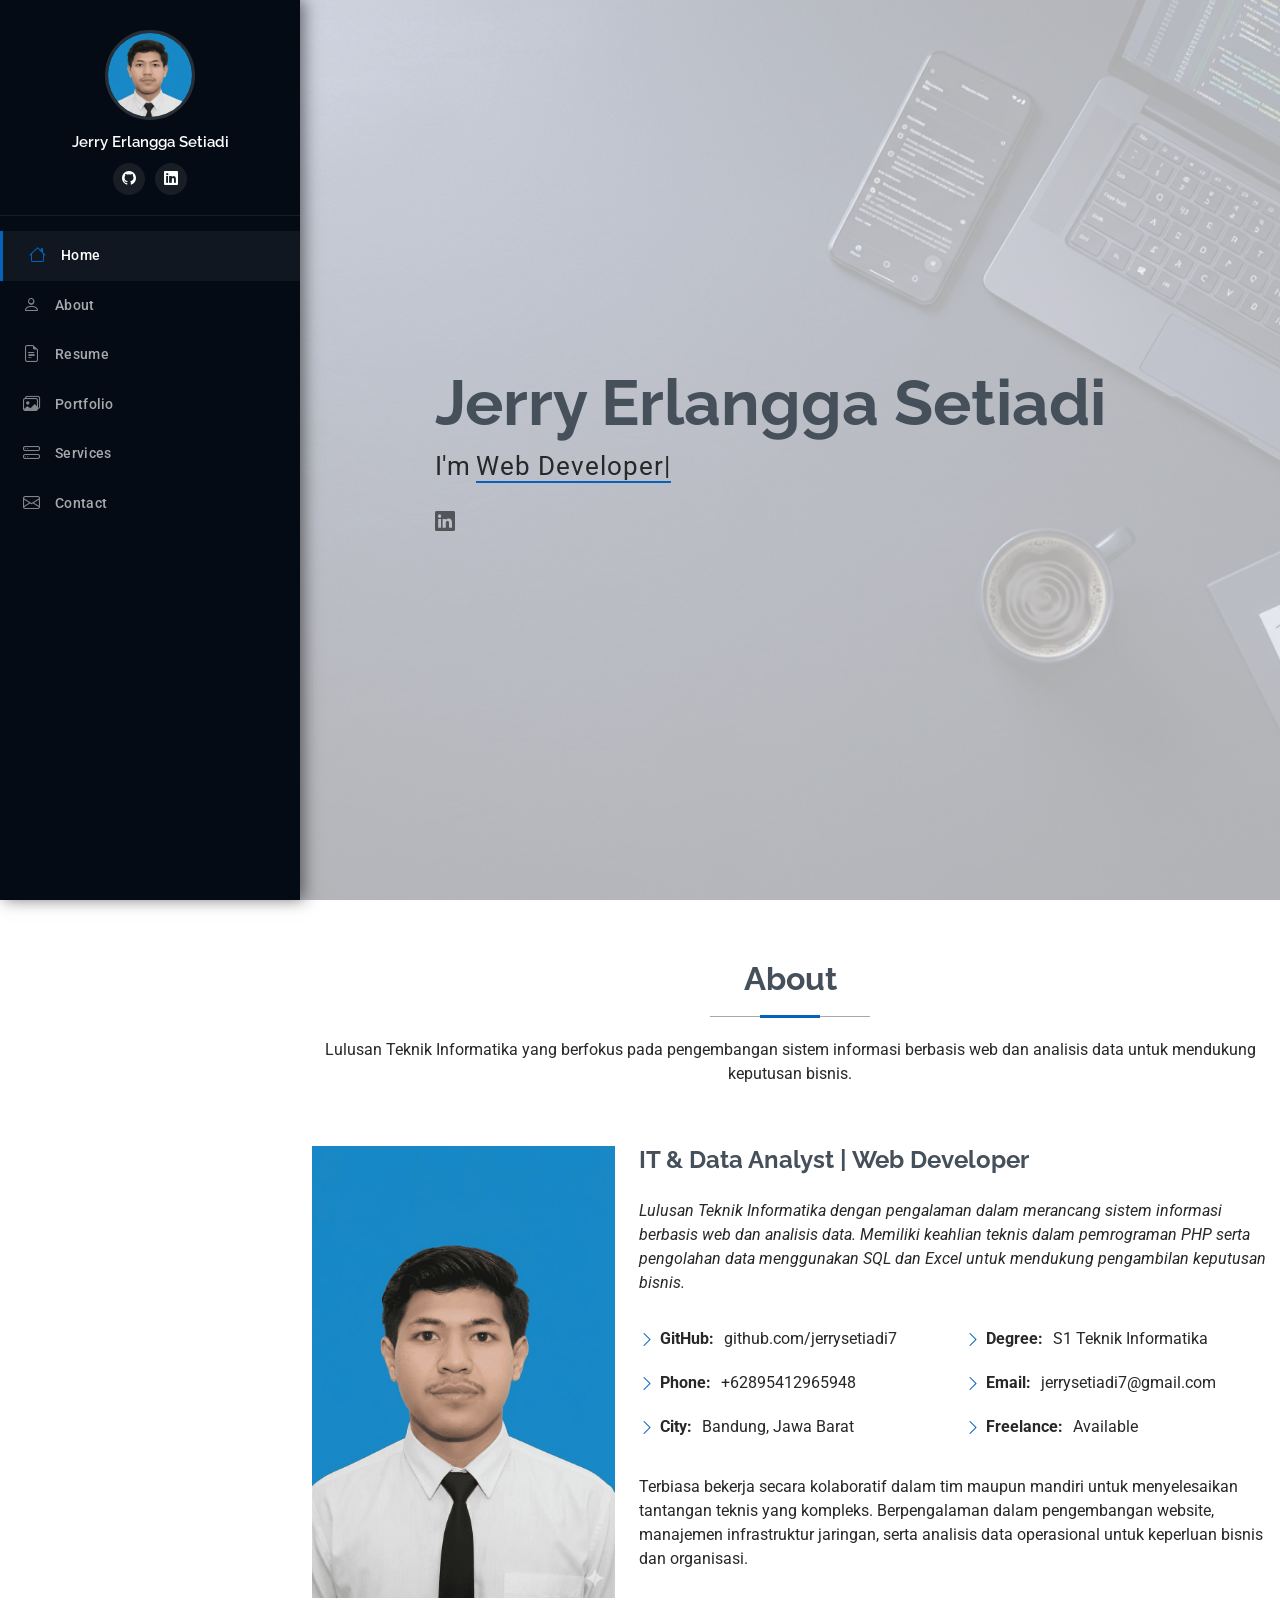
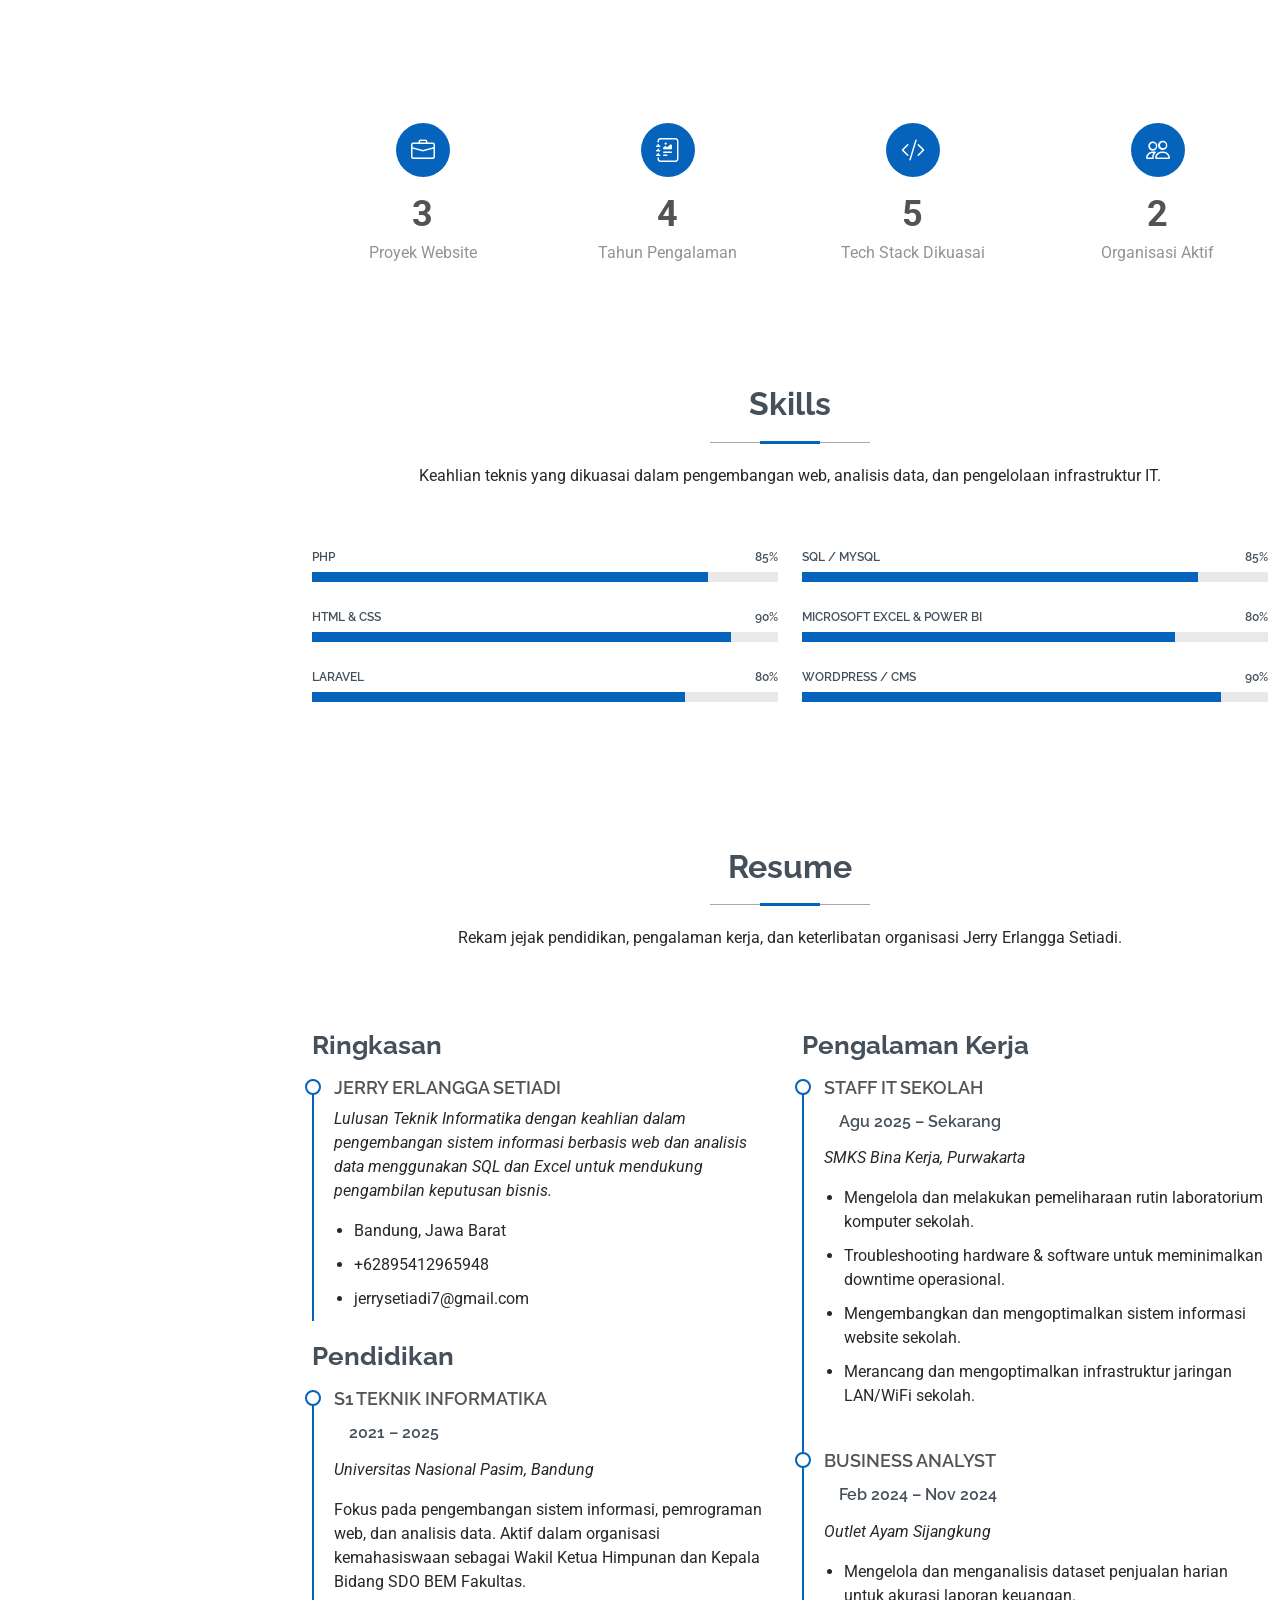
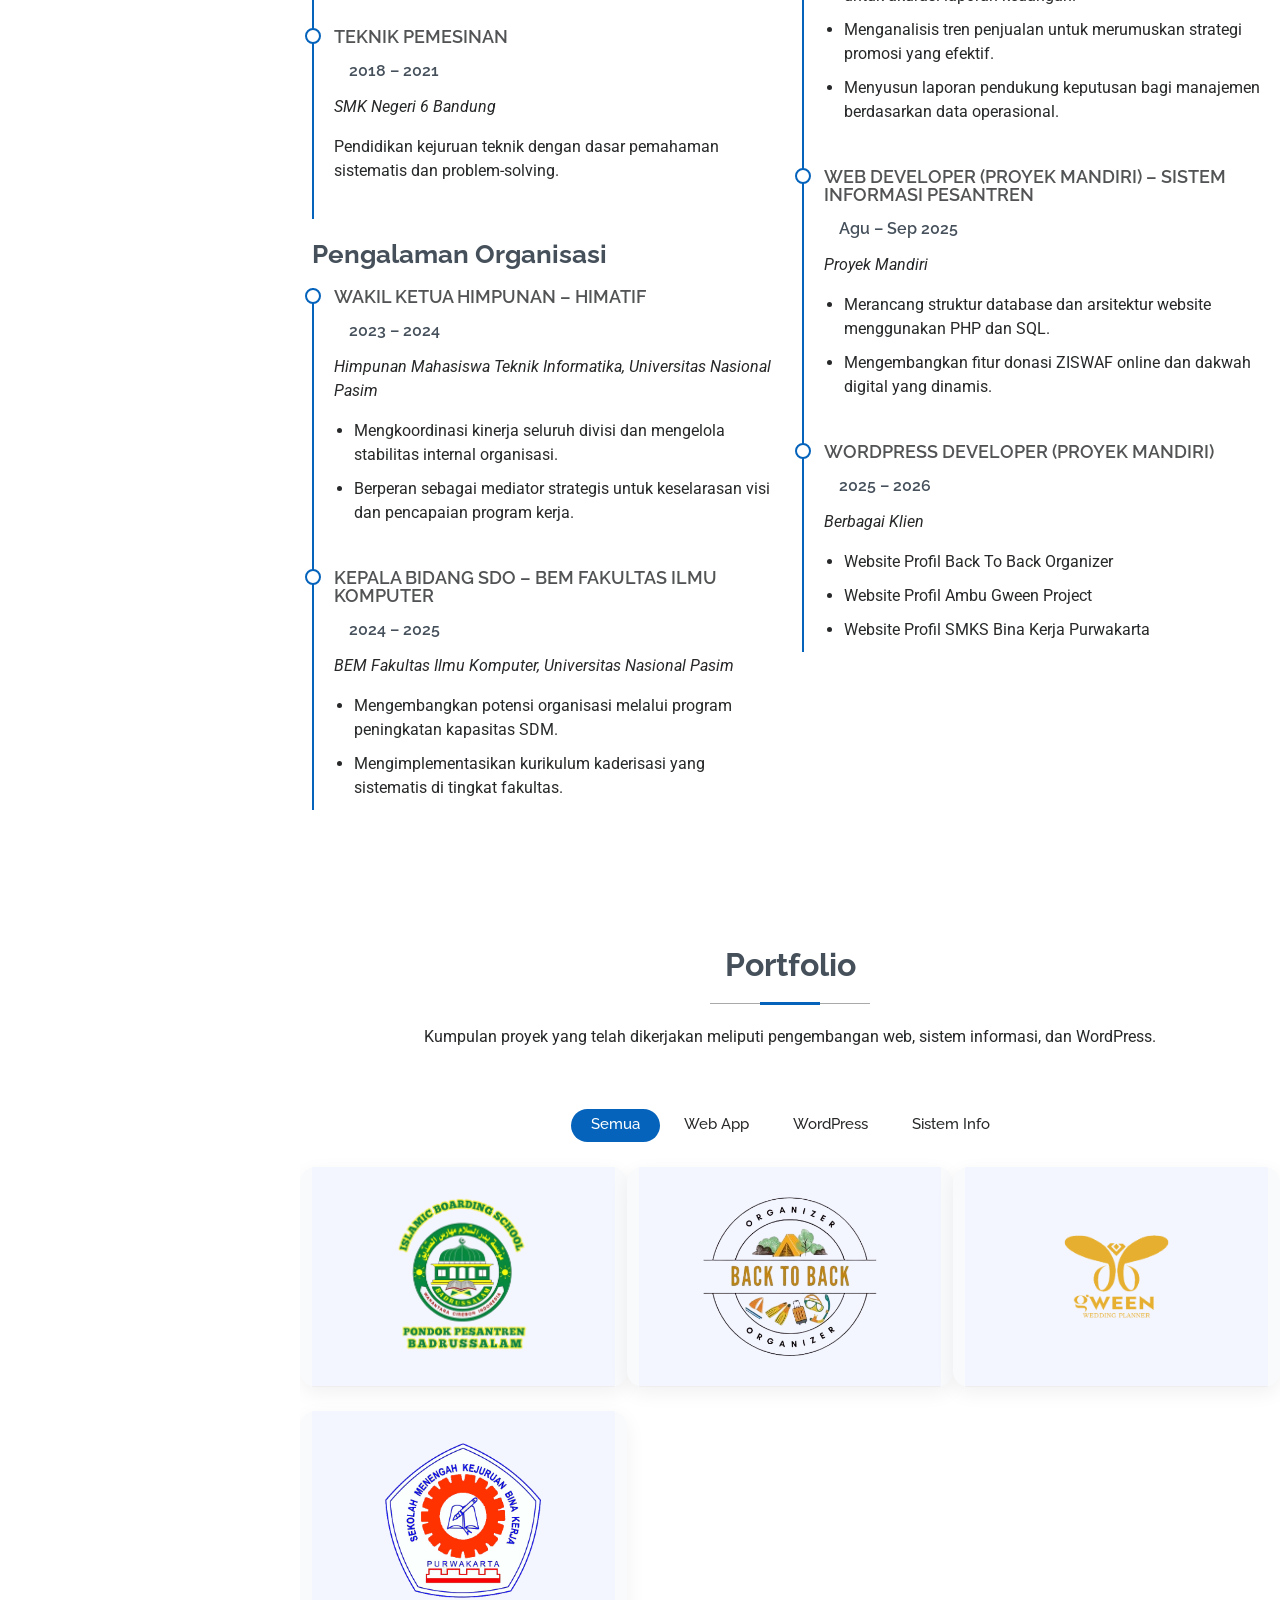
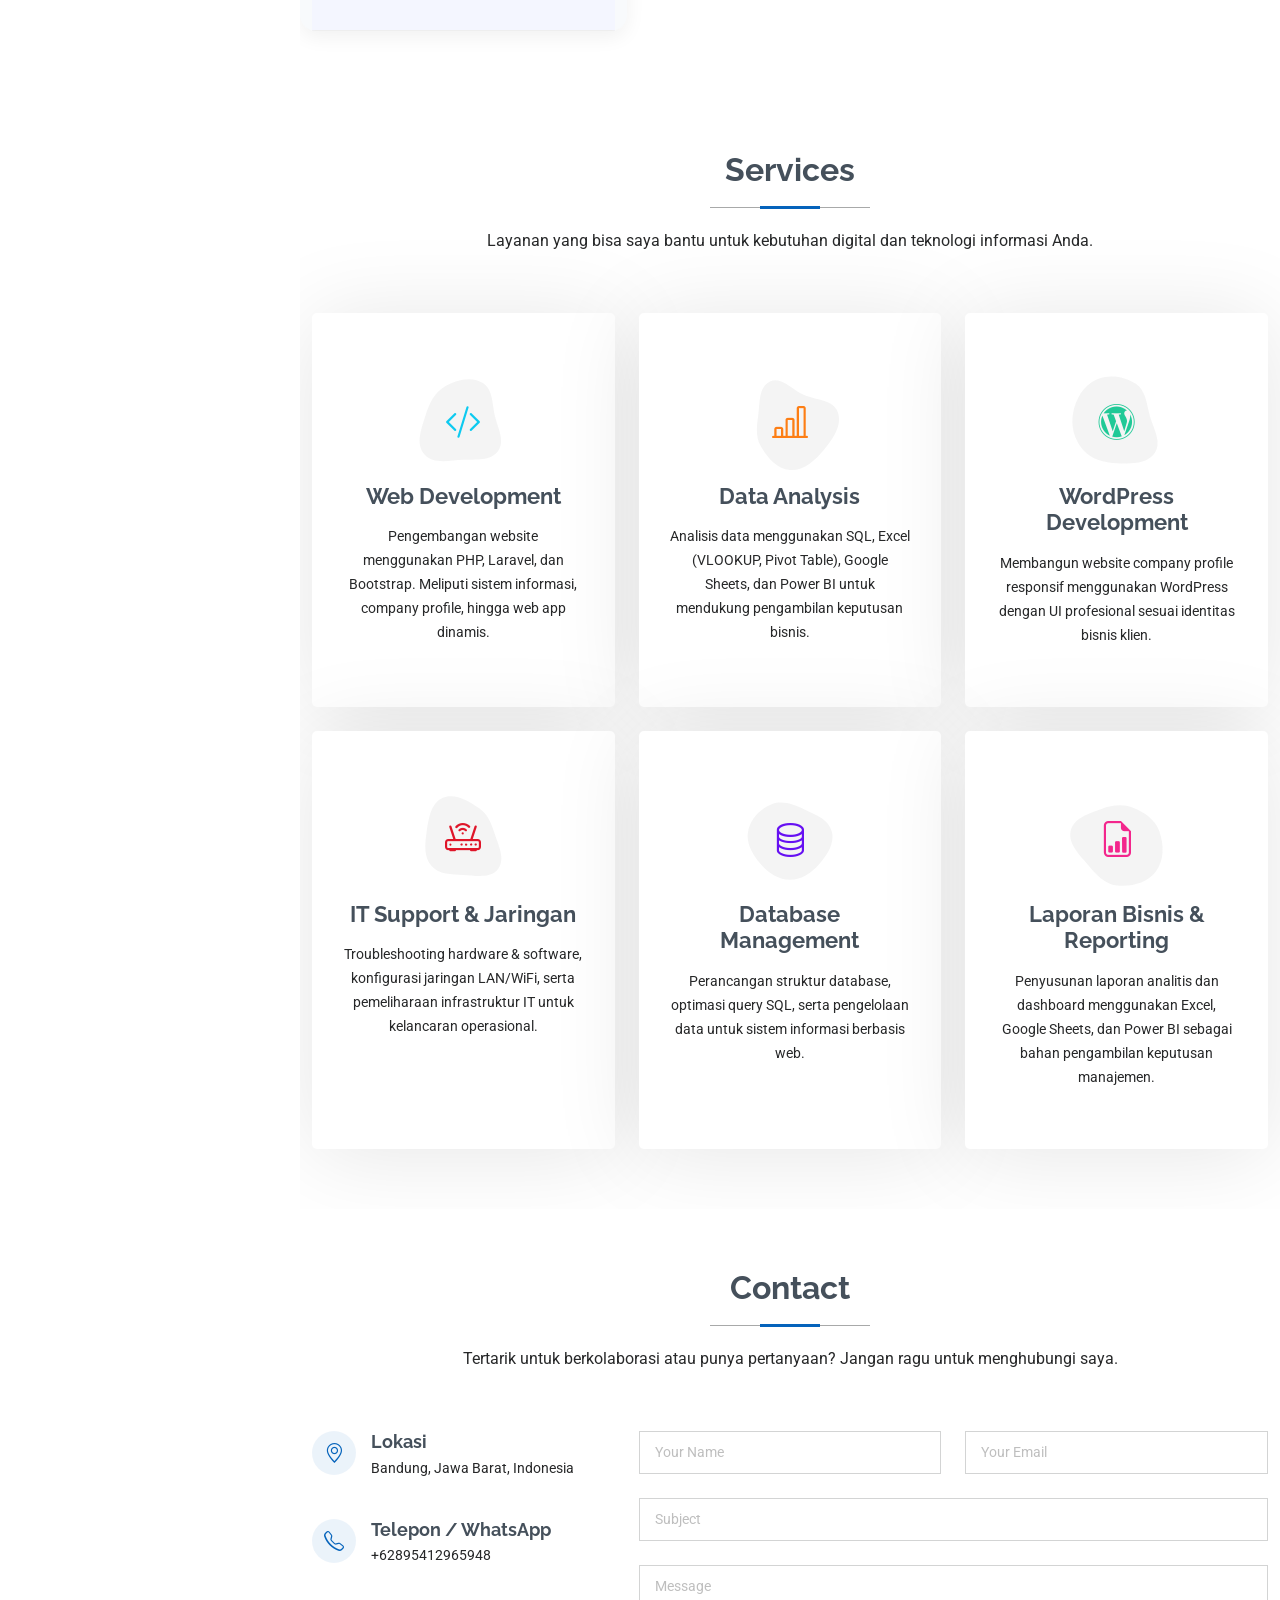
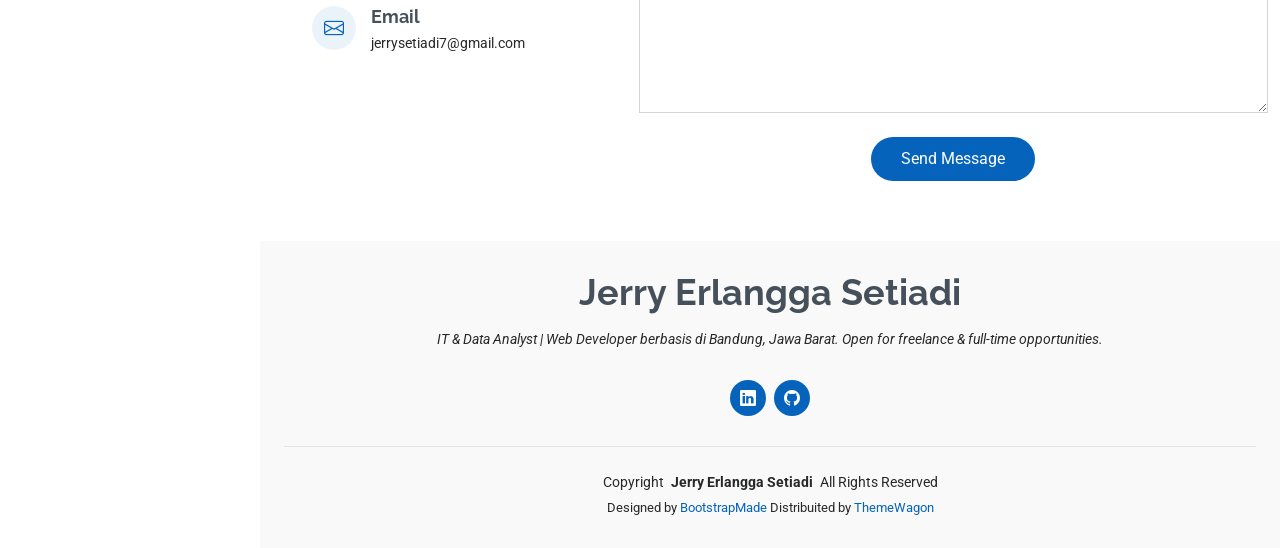
<file: index.html>
<!DOCTYPE html>
<html lang="en">

<head>
  <meta charset="utf-8">
  <meta content="width=device-width, initial-scale=1.0" name="viewport">
  <title>Portfolio - Jerry Erlangga Setiadi </title>
  <meta content="Portfolio dan CV Jerry Erlangga Setiadi - IT & Data Analyst" name="description">
  <meta content="IT, Data Analyst, Web Developer, PHP, Laravel, SQL" name="keywords">

  <!-- Favicons -->
  <link href="assets/img/favicon.png" rel="icon">
  <link href="assets/img/apple-touch-icon.png" rel="apple-touch-icon">

  <!-- Fonts -->
  <link href="https://fonts.googleapis.com" rel="preconnect">
  <link href="https://fonts.gstatic.com" rel="preconnect" crossorigin>
  <link href="https://fonts.googleapis.com/css2?family=Roboto:ital,wght@0,100;0,300;0,400;0,500;0,700;0,900;1,100;1,300;1,400;1,500;1,700;1,900&family=Poppins:ital,wght@0,100;0,200;0,300;0,400;0,500;0,600;0,700;0,800;0,900;1,100;1,200;1,300;1,400;1,500;1,600;1,700;1,800;1,900&family=Raleway:ital,wght@0,100;0,200;0,300;0,400;0,500;0,600;0,700;0,800;0,900;1,100;1,200;1,300;1,400;1,500;1,600;1,700;1,800;1,900&display=swap" rel="stylesheet">

  <!-- Vendor CSS Files -->
  <link href="assets/vendor/bootstrap/css/bootstrap.min.css" rel="stylesheet">
  <link href="assets/vendor/bootstrap-icons/bootstrap-icons.css" rel="stylesheet">
  <link href="assets/vendor/aos/aos.css" rel="stylesheet">
  <link href="assets/vendor/glightbox/css/glightbox.min.css" rel="stylesheet">
  <link href="assets/vendor/swiper/swiper-bundle.min.css" rel="stylesheet">

  <!-- Main CSS File -->
  <link href="assets/css/main.css" rel="stylesheet">

  <!-- =======================================================
  * Template Name: MyResume
  * Template URL: https://bootstrapmade.com/free-html-bootstrap-template-my-resume/
  * Updated: Jun 29 2024 with Bootstrap v5.3.3
  * Author: BootstrapMade.com
  * License: https://bootstrapmade.com/license/
  ======================================================== -->

  <!-- Custom Sidebar Override -->
  <style>
    /* =============================================
       SIDEBAR DARK THEME - CUSTOM OVERRIDE
       ============================================= */

    /* Sidebar container */
    #header.header {
  width: 300px;
  min-height: 100vh;

  position: fixed; /* ⬅️ UBAH dari fixed */
  top: 0;
  left: 0;

  background-color: #040b14;

  display: flex;
  flex-direction: column;

  box-shadow: 4px 0 15px rgba(0,0,0,0.5);
}
.layout {
  display: flex;
}

/* Konten kanan */
.main {
  margin-left: 300px; /* ⬅️ sama dengan lebar sidebar */
  width: calc(100% - 300px); /* ⬅️ biar tidak over */
}

    /* Profile block at top of sidebar */
    .sidebar-profile {
      padding: 30px 20px 20px;
      border-bottom: 1px solid rgba(255,255,255,0.08);
      width: 100%;
    }

    /* Avatar / profile photo */
    .sidebar-avatar {
      width: 90px;
      height: 90px;
      object-fit: cover;
      border: 3px solid rgba(255,255,255,0.15);
      margin-bottom: 12px;
    }

    /* Name under avatar */
    .sidebar-name {
      color: #fff;
      font-size: 15px;
      font-weight: 600;
      margin-bottom: 10px;
      line-height: 1.4;
    }

    /* Social icons row */
    .sidebar-socials {
      display: flex;
      gap: 10px;
      justify-content: center;
      flex-wrap: wrap;
    }

    .sidebar-socials a {
      display: inline-flex;
      align-items: center;
      justify-content: center;
      width: 32px;
      height: 32px;
      border-radius: 50%;
      background: rgba(255,255,255,0.08);
      color: #fff;
      font-size: 14px;
      transition: background 0.3s, color 0.3s;
    }

    .sidebar-socials a:hover {
      background: var(--accent-color, #149ddd);
      color: #fff;
    }

    /* Nav menu styling */
    #header .navmenu {
      padding: 15px 0;
      flex: 1;
    }

    #header .navmenu ul {
      list-style: none;
      padding: 0;
      margin: 0;
    }

    #header .navmenu ul li a {
      display: flex;
      align-items: center;
      gap: 12px;
      padding: 12px 20px;
      color: rgba(255,255,255,0.65);
      font-size: 14px;
      font-weight: 500;
      text-decoration: none;
      transition: color 0.3s, background 0.3s, padding-left 0.3s;
      border-left: 3px solid transparent;
      letter-spacing: 0.3px;
    }

    #header .navmenu ul li a:hover,
    #header .navmenu ul li a.active {
      color: #fff;
      background: rgba(255,255,255,0.05);
      border-left-color: var(--accent-color, #149ddd);
      padding-left: 26px;
    }

    #header .navmenu ul li a .navicon {
      font-size: 17px;
      min-width: 20px;
      color: rgba(255,255,255,0.5);
      transition: color 0.3s;
    }

    #header .navmenu ul li a:hover .navicon,
    #header .navmenu ul li a.active .navicon {
      color: var(--accent-color, #149ddd);
    }

    /* Hamburger toggle button for mobile */
    .header-toggle {
      position: fixed;
      top: 15px;
      left: 15px;
      z-index: 9999;
      font-size: 24px;
      color: #fff;
      background: var(--accent-color, #149ddd);
      width: 40px;
      height: 40px;
      display: flex;
      align-items: center;
      justify-content: center;
      border-radius: 6px;
      cursor: pointer;
    }

    /* Push main content to the right of sidebar */
   main {
  margin-left: 260px;   /* HARUS sama dengan width sidebar */
  width: calc(100% - 260px);
  overflow-x: hidden;
  transition: all 0.3s ease;
}

    /* Mobile: hide sidebar by default, show on toggle */
    @media (max-width: 1199px) {
  #header.header {
    left: -260px;
    width: 260px;
    transition: 0.3s;
  }

  #header.header.header-show {
    left: 0;
  }

  .main {
    margin-left: 0;
    width: 100%;
  }
}

    @media (min-width: 1200px) {
      .header-toggle {
        display: none !important;
      }
    }

    /* Scrollbar inside sidebar */
    #header.header::-webkit-scrollbar {
      width: 4px;
    }
    #header.header::-webkit-scrollbar-thumb {
      background: rgba(255,255,255,0.1);
      border-radius: 4px;
    }
    body {
  overflow-x: hidden;
}
.container,
.container-fluid {
  max-width: 100%;
}
section {
  padding-left: 20px;
  padding-right: 20px;
}
  </style>

</head>

<body class="index-page">

  <div class="layout">

    <header id="header" class="header">

    <i class="header-toggle d-xl-none bi bi-list"></i>

    <!-- Sidebar Profile Block -->
    <div class="sidebar-profile text-center d-none d-xl-flex flex-column align-items-center">
      <img src="assets/img/jerry.jpeg" alt="Jerry Erlangga Setiadi" class="sidebar-avatar rounded-circle">
      <h4 class="sidebar-name">Jerry Erlangga Setiadi</h4>
      <div class="sidebar-socials">
        <a href="https://github.com/jerrysetiadi7/PORTOFOLIO.git" target="_blank"><i class="bi bi-github"></i></a>
        <a href="http://linkedin.com/in/jerry-erlangga-63666b275/" target="_blank"><i class="bi bi-linkedin"></i></a>
      </div>
    </div>
    <!-- End Sidebar Profile Block -->

    <nav id="navmenu" class="navmenu sidebar-nav">
      <ul class="sidebar-menu">
        <li><a href="#hero" class="active"><i class="bi bi-house navicon"></i><span>Home</span></a></li>
        <li><a href="#about"><i class="bi bi-person navicon"></i><span>About</span></a></li>
        <li><a href="#resume"><i class="bi bi-file-earmark-text navicon"></i><span>Resume</span></a></li>
        <li><a href="#portfolio"><i class="bi bi-images navicon"></i><span>Portfolio</span></a></li>
        <li><a href="#services"><i class="bi bi-hdd-stack navicon"></i><span>Services</span></a></li>
        <li><a href="#contact"><i class="bi bi-envelope navicon"></i><span>Contact</span></a></li>
      </ul>
    </nav>

  </header>

  <main class="main">

    <!-- Hero Section -->
    <section id="hero" class="hero section light-background">

      <img src="assets/img/bc.png" alt="">

      <div class="container" data-aos="zoom-out">
        <div class="row justify-content-center">
          <div class="col-lg-9">
            <h2>Jerry Erlangga Setiadi</h2>
            <p>I'm <span class="typed" data-typed-items="Web Developer, UI/UX Designer, IT Support, Software Engineer">Web Developer</span><span class="typed-cursor typed-cursor--blink" aria-hidden="true"></span></p>
            <div class="social-links">
              <a href="http://linkedin.com/in/jerry-erlangga-63666b275/" target="_blank"><i class="bi bi-linkedin"></i></a>
              <a href="https://github.com/jerrysetiadi7/PORTOFOLIO.git" target="_blank"><i class="bi bi-email"></i></a>
            </div>
          </div>
        </div>
      </div>

    </section><!-- /Hero Section -->

    <!-- About Section -->
    <section id="about" class="about section">

      <!-- Section Title -->
      <div class="container section-title" data-aos="fade-up">
        <h2>About</h2>
        <p>Lulusan Teknik Informatika yang berfokus pada pengembangan sistem informasi berbasis web dan analisis data untuk mendukung keputusan bisnis.</p>
      </div><!-- End Section Title -->

      <div class="container" data-aos="fade-up" data-aos-delay="100">

        <div class="row gy-4 justify-content-center">
          <div class="col-lg-4">
            <img src="assets/img/jerry.jpeg" class="img-fluid" alt="">
          </div>
          <div class="col-lg-8 content">
            <h2>IT & Data Analyst | Web Developer</h2>
            <p class="fst-italic py-3">
              Lulusan Teknik Informatika dengan pengalaman dalam merancang sistem informasi berbasis web dan analisis data. Memiliki keahlian teknis dalam pemrograman PHP serta pengolahan data menggunakan SQL dan Excel untuk mendukung pengambilan keputusan bisnis.
            </p>
            <div class="row">
              <div class="col-lg-6">
                <ul>
                  <li><i class="bi bi-chevron-right"></i> <strong>GitHub:</strong> <span>github.com/jerrysetiadi7</span></li>
                  <li><i class="bi bi-chevron-right"></i> <strong>Phone:</strong> <span>+62895412965948</span></li>
                  <li><i class="bi bi-chevron-right"></i> <strong>City:</strong> <span>Bandung, Jawa Barat</span></li>
                </ul>
              </div>
              <div class="col-lg-6">
                <ul>
                  <li><i class="bi bi-chevron-right"></i> <strong>Degree:</strong> <span>S1 Teknik Informatika</span></li>
                  <li><i class="bi bi-chevron-right"></i> <strong>Email:</strong> <span>jerrysetiadi7@gmail.com</span></li>
                  <li><i class="bi bi-chevron-right"></i> <strong>Freelance:</strong> <span>Available</span></li>
                </ul>
              </div>
            </div>
            <p class="py-3">
              Terbiasa bekerja secara kolaboratif dalam tim maupun mandiri untuk menyelesaikan tantangan teknis yang kompleks. Berpengalaman dalam pengembangan website, manajemen infrastruktur jaringan, serta analisis data operasional untuk keperluan bisnis dan organisasi.
            </p>
          </div>
        </div>

      </div>

    </section><!-- /About Section -->

    <!-- Stats Section -->
    <section id="stats" class="stats section">

      <div class="container" data-aos="fade-up" data-aos-delay="100">

        <div class="row gy-4">

          <div class="col-lg-3 col-md-6 d-flex flex-column align-items-center">
            <i class="bi bi-briefcase"></i>
            <div class="stats-item">
              <span data-purecounter-start="0" data-purecounter-end="3" data-purecounter-duration="1" class="purecounter"></span>
              <p>Proyek Website</p>
            </div>
          </div><!-- End Stats Item -->

          <div class="col-lg-3 col-md-6 d-flex flex-column align-items-center">
            <i class="bi bi-journal-richtext"></i>
            <div class="stats-item">
              <span data-purecounter-start="0" data-purecounter-end="4" data-purecounter-duration="1" class="purecounter"></span>
              <p>Tahun Pengalaman</p>
            </div>
          </div><!-- End Stats Item -->

          <div class="col-lg-3 col-md-6 d-flex flex-column align-items-center">
            <i class="bi bi-code-slash"></i>
            <div class="stats-item">
              <span data-purecounter-start="0" data-purecounter-end="5" data-purecounter-duration="1" class="purecounter"></span>
              <p>Tech Stack Dikuasai</p>
            </div>
          </div><!-- End Stats Item -->

          <div class="col-lg-3 col-md-6 d-flex flex-column align-items-center">
            <i class="bi bi-people"></i>
            <div class="stats-item">
              <span data-purecounter-start="0" data-purecounter-end="2" data-purecounter-duration="1" class="purecounter"></span>
              <p>Organisasi Aktif</p>
            </div>
          </div><!-- End Stats Item -->

        </div>

      </div>

    </section><!-- /Stats Section -->

    <!-- Skills Section -->
    <section id="skills" class="skills section">

      <!-- Section Title -->
      <div class="container section-title" data-aos="fade-up">
        <h2>Skills</h2>
        <p>Keahlian teknis yang dikuasai dalam pengembangan web, analisis data, dan pengelolaan infrastruktur IT.</p>
      </div><!-- End Section Title -->

      <div class="container" data-aos="fade-up" data-aos-delay="100">

        <div class="row skills-content skills-animation">

          <div class="col-lg-6">

            <div class="progress">
              <span class="skill"><span>PHP</span> <i class="val">85%</i></span>
              <div class="progress-bar-wrap">
                <div class="progress-bar" role="progressbar" aria-valuenow="85" aria-valuemin="0" aria-valuemax="100"></div>
              </div>
            </div><!-- End Skills Item -->

            <div class="progress">
              <span class="skill"><span>HTML & CSS</span> <i class="val">90%</i></span>
              <div class="progress-bar-wrap">
                <div class="progress-bar" role="progressbar" aria-valuenow="90" aria-valuemin="0" aria-valuemax="100"></div>
              </div>
            </div><!-- End Skills Item -->

            <div class="progress">
              <span class="skill"><span>Laravel</span> <i class="val">80%</i></span>
              <div class="progress-bar-wrap">
                <div class="progress-bar" role="progressbar" aria-valuenow="80" aria-valuemin="0" aria-valuemax="100"></div>
              </div>
            </div><!-- End Skills Item -->

          </div>

          <div class="col-lg-6">

            <div class="progress">
              <span class="skill"><span>SQL / MySQL</span> <i class="val">85%</i></span>
              <div class="progress-bar-wrap">
                <div class="progress-bar" role="progressbar" aria-valuenow="85" aria-valuemin="0" aria-valuemax="100"></div>
              </div>
            </div><!-- End Skills Item -->

            <div class="progress">
              <span class="skill"><span>Microsoft Excel & Power BI</span> <i class="val">80%</i></span>
              <div class="progress-bar-wrap">
                <div class="progress-bar" role="progressbar" aria-valuenow="80" aria-valuemin="0" aria-valuemax="100"></div>
              </div>
            </div><!-- End Skills Item -->

            <div class="progress">
              <span class="skill"><span>WordPress / CMS</span> <i class="val">90%</i></span>
              <div class="progress-bar-wrap">
                <div class="progress-bar" role="progressbar" aria-valuenow="90" aria-valuemin="0" aria-valuemax="100"></div>
              </div>
            </div><!-- End Skills Item -->

          </div>

        </div>

      </div>

    </section><!-- /Skills Section -->

    <!-- Resume Section -->
    <section id="resume" class="resume section">

      <!-- Section Title -->
      <div class="container section-title" data-aos="fade-up">
        <h2>Resume</h2>
        <p>Rekam jejak pendidikan, pengalaman kerja, dan keterlibatan organisasi Jerry Erlangga Setiadi.</p>
      </div><!-- End Section Title -->

      <div class="container">

        <div class="row">

          <div class="col-lg-6" data-aos="fade-up" data-aos-delay="100">
            <h3 class="resume-title">Ringkasan</h3>

            <div class="resume-item pb-0">
              <h4>Jerry Erlangga Setiadi</h4>
              <p><em>Lulusan Teknik Informatika dengan keahlian dalam pengembangan sistem informasi berbasis web dan analisis data menggunakan SQL dan Excel untuk mendukung pengambilan keputusan bisnis.</em></p>
              <ul>
                <li>Bandung, Jawa Barat</li>
                <li>+62895412965948</li>
                <li>jerrysetiadi7@gmail.com</li>
              </ul>
            </div><!-- End Resume Item -->

            <h3 class="resume-title">Pendidikan</h3>
            <div class="resume-item">
              <h4>S1 Teknik Informatika</h4>
              <h5>2021 – 2025</h5>
              <p><em>Universitas Nasional Pasim, Bandung</em></p>
              <p>Fokus pada pengembangan sistem informasi, pemrograman web, dan analisis data. Aktif dalam organisasi kemahasiswaan sebagai Wakil Ketua Himpunan dan Kepala Bidang SDO BEM Fakultas.</p>
            </div><!-- End Resume Item -->

            <div class="resume-item">
              <h4>Teknik Pemesinan</h4>
              <h5>2018 – 2021</h5>
              <p><em>SMK Negeri 6 Bandung</em></p>
              <p>Pendidikan kejuruan teknik dengan dasar pemahaman sistematis dan problem-solving.</p>
            </div><!-- End Resume Item -->

            <h3 class="resume-title">Pengalaman Organisasi</h3>
            <div class="resume-item">
              <h4>Wakil Ketua Himpunan – HIMATIF</h4>
              <h5>2023 – 2024</h5>
              <p><em>Himpunan Mahasiswa Teknik Informatika, Universitas Nasional Pasim</em></p>
              <ul>
                <li>Mengkoordinasi kinerja seluruh divisi dan mengelola stabilitas internal organisasi.</li>
                <li>Berperan sebagai mediator strategis untuk keselarasan visi dan pencapaian program kerja.</li>
              </ul>
            </div><!-- End Resume Item -->

            <div class="resume-item">
              <h4>Kepala Bidang SDO – BEM Fakultas Ilmu Komputer</h4>
              <h5>2024 – 2025</h5>
              <p><em>BEM Fakultas Ilmu Komputer, Universitas Nasional Pasim</em></p>
              <ul>
                <li>Mengembangkan potensi organisasi melalui program peningkatan kapasitas SDM.</li>
                <li>Mengimplementasikan kurikulum kaderisasi yang sistematis di tingkat fakultas.</li>
              </ul>
            </div><!-- End Resume Item -->

          </div>

          <div class="col-lg-6" data-aos="fade-up" data-aos-delay="200">
            <h3 class="resume-title">Pengalaman Kerja</h3>
            <div class="resume-item">
              <h4>Staff IT Sekolah</h4>
              <h5>Agu 2025 – Sekarang</h5>
              <p><em>SMKS Bina Kerja, Purwakarta</em></p>
              <ul>
                <li>Mengelola dan melakukan pemeliharaan rutin laboratorium komputer sekolah.</li>
                <li>Troubleshooting hardware & software untuk meminimalkan downtime operasional.</li>
                <li>Mengembangkan dan mengoptimalkan sistem informasi website sekolah.</li>
                <li>Merancang dan mengoptimalkan infrastruktur jaringan LAN/WiFi sekolah.</li>
              </ul>
            </div><!-- End Resume Item -->

            <div class="resume-item">
              <h4>Business Analyst</h4>
              <h5>Feb 2024 – Nov 2024</h5>
              <p><em>Outlet Ayam Sijangkung</em></p>
              <ul>
                <li>Mengelola dan menganalisis dataset penjualan harian untuk akurasi laporan keuangan.</li>
                <li>Menganalisis tren penjualan untuk merumuskan strategi promosi yang efektif.</li>
                <li>Menyusun laporan pendukung keputusan bagi manajemen berdasarkan data operasional.</li>
              </ul>
            </div><!-- End Resume Item -->

            <div class="resume-item">
              <h4>Web Developer (Proyek Mandiri) – Sistem Informasi Pesantren</h4>
              <h5>Agu – Sep 2025</h5>
              <p><em>Proyek Mandiri</em></p>
              <ul>
                <li>Merancang struktur database dan arsitektur website menggunakan PHP dan SQL.</li>
                <li>Mengembangkan fitur donasi ZISWAF online dan dakwah digital yang dinamis.</li>
              </ul>
            </div><!-- End Resume Item -->

            <div class="resume-item">
              <h4>WordPress Developer (Proyek Mandiri)</h4>
              <h5>2025 – 2026</h5>
              <p><em>Berbagai Klien</em></p>
              <ul>
                <li>Website Profil Back To Back Organizer</li>
                <li>Website Profil Ambu Gween Project</li>
                <li>Website Profil SMKS Bina Kerja Purwakarta</li>
              </ul>
            </div><!-- End Resume Item -->

          </div>

        </div>

      </div>

    </section><!-- /Resume Section -->

    <!-- Portfolio Section -->
    <section id="portfolio" class="portfolio section">

      <!-- Section Title -->
      <div class="container section-title" data-aos="fade-up">
        <h2>Portfolio</h2>
        <p>Kumpulan proyek yang telah dikerjakan meliputi pengembangan web, sistem informasi, dan WordPress.</p>
      </div><!-- End Section Title -->

      <div class="container">

        <div class="isotope-layout" data-default-filter="*" data-layout="masonry" data-sort="original-order">

          <ul class="portfolio-filters isotope-filters" data-aos="fade-up" data-aos-delay="100">
            <li data-filter="*" class="filter-active">Semua</li>
            <li data-filter=".filter-app">Web App</li>
            <li data-filter=".filter-product">WordPress</li>
            <li data-filter=".filter-branding">Sistem Info</li>
          </ul><!-- End Portfolio Filters -->

          <div class="row gy-4 isotope-container" data-aos="fade-up" data-aos-delay="200">

            <div class="col-lg-4 col-md-6 portfolio-item isotope-item filter-branding">
              <img src="assets/img/masonry-portfolio/badrussalam.png" class="img-fluid" alt="">
              <div class="portfolio-info">
                <h4>Sistem Informasi Pesantren</h4>
                <p>PHP, SQL, ZISWAF Online</p>
                <a href="assets/img/masonry-portfolio/badrussalam.png" title="Sistem Informasi Pesantren" data-gallery="portfolio-gallery-branding" class="glightbox preview-link"><i class="bi bi-zoom-in"></i></a>
                <a href="#" title="More Details" class="details-link"><i class="bi bi-link-45deg"></i></a>
              </div>
            </div><!-- End Portfolio Item -->

            <div class="col-lg-4 col-md-6 portfolio-item isotope-item filter-product">
              <img src="assets/img/masonry-portfolio/b2b.png" class="img-fluid" alt="">
              <div class="portfolio-info">
                <h4>Back To Back Organizer</h4>
                <p>WordPress, Company Profile</p>
                <a href="assets/img/masonry-portfolio/b2b.png" title="Back To Back Organizer" data-gallery="portfolio-gallery-product" class="glightbox preview-link"><i class="bi bi-zoom-in"></i></a>
                <a href="http://backtoback.rf.gd/" title="More Details" class="details-link"><i class="bi bi-link-45deg"></i></a>
              </div>
            </div><!-- End Portfolio Item -->

            <div class="col-lg-4 col-md-6 portfolio-item isotope-item filter-product">
              <img src="assets/img/masonry-portfolio/gwp.png" class="img-fluid" alt="">
              <div class="portfolio-info">
                <h4>Ambu Gween Project</h4>
                <p>WordPress, Company Profile</p>
                <a href="assets/img/masonry-portfolio/gwp.png" title="Ambu Gween Project" data-gallery="portfolio-gallery-product" class="glightbox preview-link"><i class="bi bi-zoom-in"></i></a>
                <a href="https://ambuggweenproject.com/" title="More Details" class="details-link"><i class="bi bi-link-45deg"></i></a>
              </div>
            </div><!-- End Portfolio Item -->

            <div class="col-lg-4 col-md-6 portfolio-item isotope-item filter-product">
              <img src="assets/img/masonry-portfolio/bina.png" class="img-fluid" alt="">
              <div class="portfolio-info">
                <h4>SMKS Bina Kerja Purwakarta</h4>
                <p>WordPress, School Profile</p>
                <a href="assets/img/masonry-portfolio/bina.png" title="SMKS Bina Kerja" data-gallery="portfolio-gallery-product" class="glightbox preview-link"><i class="bi bi-zoom-in"></i></a>
                <a href="https://smkbinakerjapwk.sch.id/" title="More Details" class="details-link"><i class="bi bi-link-45deg"></i></a>
              </div>
            </div><!-- End Portfolio Item -->

            <!-- <div class="col-lg-4 col-md-6 portfolio-item isotope-item filter-app">
              <img src="assets/img/masonry-portfolio/masonry-portfolio-5.jpg" class="img-fluid" alt="">
              <div class="portfolio-info">
                <h4>Sistem IT Sekolah</h4>
                <p>Infrastruktur LAN/WiFi, IT Support</p>
                <a href="assets/img/masonry-portfolio/masonry-portfolio-5.jpg" title="Sistem IT Sekolah" data-gallery="portfolio-gallery-app" class="glightbox preview-link"><i class="bi bi-zoom-in"></i></a>
                <a href="#" title="More Details" class="details-link"><i class="bi bi-link-45deg"></i></a>
              </div>
            </div> -->
            <!-- End Portfolio Item -->

            <!-- <div class="col-lg-4 col-md-6 portfolio-item isotope-item filter-app">
              <img src="assets/img/masonry-portfolio/masonry-portfolio-6.jpg" class="img-fluid" alt="">
              <div class="portfolio-info">
                <h4>Analisis Data Penjualan</h4>
                <p>SQL, Excel, Business Analytics</p>
                <a href="assets/img/masonry-portfolio/masonry-portfolio-6.jpg" title="Analisis Data Penjualan" data-gallery="portfolio-gallery-app" class="glightbox preview-link"><i class="bi bi-zoom-in"></i></a>
                <a href="#" title="More Details" class="details-link"><i class="bi bi-link-45deg"></i></a>
              </div>
            </div> -->
            <!-- End Portfolio Item -->

          </div><!-- End Portfolio Container -->

        </div>

      </div>

    </section><!-- /Portfolio Section -->

    <!-- Services Section -->
    <section id="services" class="services section">

      <!-- Section Title -->
      <div class="container section-title" data-aos="fade-up">
        <h2>Services</h2>
        <p>Layanan yang bisa saya bantu untuk kebutuhan digital dan teknologi informasi Anda.</p>
      </div><!-- End Section Title -->

      <div class="container">

        <div class="row gy-4">

          <div class="col-lg-4 col-md-6" data-aos="fade-up" data-aos-delay="100">
            <div class="service-item item-cyan position-relative">
              <div class="icon">
                <svg width="100" height="100" viewBox="0 0 600 600" xmlns="http://www.w3.org/2000/svg">
                  <path stroke="none" stroke-width="0" fill="#f5f5f5" d="M300,521.0016835830174C376.1290562159157,517.8887921683347,466.0731472004068,529.7835943286574,510.70327084640275,468.03025145048787C554.3714126377745,407.6079735673963,508.03601936045806,328.9844924480964,491.2728898941984,256.3432110539036C474.5976632858925,184.082847569629,479.9380746630129,96.60480741107993,416.23090153303,58.64404602377083C348.86323505073057,18.502131276798302,261.93793281208167,40.57373210992963,193.5410806939664,78.93577620505333C130.42746243093433,114.334589627462,98.30271207620316,179.96522072025542,76.75703585869454,249.04625023123273C51.97151888228291,328.5150500222984,13.704378332031375,421.85034740162234,66.52175969318436,486.19268352777647C119.04800174914682,550.1803526380478,217.28368757567262,524.383925680826,300,521.0016835830174"></path>
                </svg>
                <i class="bi bi-code-slash"></i>
              </div>
              <a href="#" class="stretched-link">
                <h3>Web Development</h3>
              </a>
              <p>Pengembangan website menggunakan PHP, Laravel, dan Bootstrap. Meliputi sistem informasi, company profile, hingga web app dinamis.</p>
            </div>
          </div><!-- End Service Item -->

          <div class="col-lg-4 col-md-6" data-aos="fade-up" data-aos-delay="200">
            <div class="service-item item-orange position-relative">
              <div class="icon">
                <svg width="100" height="100" viewBox="0 0 600 600" xmlns="http://www.w3.org/2000/svg">
                  <path stroke="none" stroke-width="0" fill="#f5f5f5" d="M300,582.0697525312426C382.5290701553225,586.8405444964366,449.9789794690241,525.3245884688669,502.5850820975895,461.55621195738473C556.606425686781,396.0723002908107,615.8543463187945,314.28637112970534,586.6730223649479,234.56875336149918C558.9533121215079,158.8439757836574,454.9685369536778,164.00468322053177,381.49747125262974,130.76875717737553C312.15926192815925,99.40240125094834,248.97055460311594,18.661163978235184,179.8680185752513,50.54337015887873C110.5421016452524,82.52863877960104,119.82277516462835,180.83849132639028,109.12597500060166,256.43424936330496C100.08760227029461,320.3096726198365,92.17705696193138,384.0621239912766,124.79988738764834,439.7174275375508C164.83382741302287,508.01625554203684,220.96474134820875,577.5009287672846,300,582.0697525312426"></path>
                </svg>
                <i class="bi bi-bar-chart-line"></i>
              </div>
              <a href="#" class="stretched-link">
                <h3>Data Analysis</h3>
              </a>
              <p>Analisis data menggunakan SQL, Excel (VLOOKUP, Pivot Table), Google Sheets, dan Power BI untuk mendukung pengambilan keputusan bisnis.</p>
            </div>
          </div><!-- End Service Item -->

          <div class="col-lg-4 col-md-6" data-aos="fade-up" data-aos-delay="300">
            <div class="service-item item-teal position-relative">
              <div class="icon">
                <svg width="100" height="100" viewBox="0 0 600 600" xmlns="http://www.w3.org/2000/svg">
                  <path stroke="none" stroke-width="0" fill="#f5f5f5" d="M300,541.5067337569781C382.14930387511276,545.0595476570109,479.8736841581634,548.3450877840088,526.4010558755058,480.5488172755941C571.5218469581645,414.80211281144784,517.5187510058486,332.0715597781072,496.52539010469104,255.14436215662573C477.37192572678356,184.95920475031193,473.57363656557914,105.61284051026155,413.0603344069578,65.22779650032875C343.27470386102294,18.654635553484475,251.2091493199835,5.337323636656869,175.0934190732945,40.62881213300186C97.87086631185822,76.43348514350839,51.98124368387456,156.15599469081315,36.44837278890362,239.84606092416172C21.716077023791087,319.22268207091537,43.775223500013084,401.1760424656574,96.891909868211,461.97329694683043C147.22146801428983,519.5804099606455,223.5754009179313,538.201503339737,300,541.5067337569781"></path>
                </svg>
                <i class="bi bi-wordpress"></i>
              </div>
              <a href="#" class="stretched-link">
                <h3>WordPress Development</h3>
              </a>
              <p>Membangun website company profile responsif menggunakan WordPress dengan UI profesional sesuai identitas bisnis klien.</p>
            </div>
          </div><!-- End Service Item -->

          <div class="col-lg-4 col-md-6" data-aos="fade-up" data-aos-delay="400">
            <div class="service-item item-red position-relative">
              <div class="icon">
                <svg width="100" height="100" viewBox="0 0 600 600" xmlns="http://www.w3.org/2000/svg">
                  <path stroke="none" stroke-width="0" fill="#f5f5f5" d="M300,503.46388370962813C374.79870501325706,506.71871716319447,464.8034551963731,527.1746412648533,510.4981551193396,467.86667711651364C555.9287308511215,408.9015244558933,512.6030010748507,327.5744911775523,490.211057578863,256.5855673507754C471.097692560561,195.9906835881958,447.69079081568157,138.11976852964426,395.19560036434837,102.3242989838813C329.3053358748298,57.3949838291264,248.02791733380457,8.279543830951368,175.87071277845988,42.242879143198664C103.41431057327972,76.34704239035025,93.79494320519305,170.9812938413882,81.28167332365135,250.07896920659033C70.17666984294237,320.27484674793965,64.84698225790005,396.69656628748305,111.28512138212992,450.4950937839243C156.20124167950087,502.5303643271138,231.32542653798444,500.4755392045468,300,503.46388370962813"></path>
                </svg>
                <i class="bi bi-router"></i>
              </div>
              <a href="#" class="stretched-link">
                <h3>IT Support & Jaringan</h3>
              </a>
              <p>Troubleshooting hardware & software, konfigurasi jaringan LAN/WiFi, serta pemeliharaan infrastruktur IT untuk kelancaran operasional.</p>
            </div>
          </div><!-- End Service Item -->

          <div class="col-lg-4 col-md-6" data-aos="fade-up" data-aos-delay="500">
            <div class="service-item item-indigo position-relative">
              <div class="icon">
                <svg width="100" height="100" viewBox="0 0 600 600" xmlns="http://www.w3.org/2000/svg">
                  <path stroke="none" stroke-width="0" fill="#f5f5f5" d="M300,532.3542879108572C369.38199826031484,532.3153073249985,429.10787420159085,491.63046689027357,474.5244479745417,439.17860296908856C522.8885846962883,383.3225815378663,569.1668002868075,314.3205725914397,550.7432151929288,242.7694973846089C532.6665558377875,172.5657663291529,456.2379748765914,142.6223662098291,390.3689995646985,112.34683881706744C326.66090330228417,83.06452184765237,258.84405631176094,53.51806209861945,193.32584062364296,78.48882559362697C121.61183558270385,105.82097193414197,62.805066853699245,167.19869350419734,48.57481801355237,242.6138429142374C34.843463184063346,315.3850353017275,76.69343916112496,383.4422959591041,125.22947124332185,439.3748458443577C170.7312796277747,491.8107796887764,230.57421082200815,532.3932930995766,300,532.3542879108572"></path>
                </svg>
                <i class="bi bi-database"></i>
              </div>
              <a href="#" class="stretched-link">
                <h3>Database Management</h3>
              </a>
              <p>Perancangan struktur database, optimasi query SQL, serta pengelolaan data untuk sistem informasi berbasis web.</p>
            </div>
          </div><!-- End Service Item -->

          <div class="col-lg-4 col-md-6" data-aos="fade-up" data-aos-delay="600">
            <div class="service-item item-pink position-relative">
              <div class="icon">
                <svg width="100" height="100" viewBox="0 0 600 600" xmlns="http://www.w3.org/2000/svg">
                  <path stroke="none" stroke-width="0" fill="#f5f5f5" d="M300,566.797414625762C385.7384707136149,576.1784315230908,478.7894351017131,552.8928747891023,531.9192734346935,484.94944893311C584.6109503024035,417.5663521118492,582.489472248146,322.67544863468447,553.9536738515405,242.03673114598146C529.1557734026468,171.96086150256528,465.24506316201064,127.66468636344209,395.9583748389544,100.7403814666027C334.2173773831606,76.7482773500951,269.4350130405921,84.62216499799875,207.1952322260088,107.2889140133804C132.92018162631612,134.33871894543012,41.79353780512637,160.00259165414826,22.644507872594943,236.69541883565114C3.319112789854554,314.0945973066697,72.72355303640163,379.243833228382,124.04198916343866,440.3218312028393C172.9286146004772,498.5055451809895,224.45579914871206,558.5317968840102,300,566.797414625762"></path>
                </svg>
                <i class="bi bi-file-earmark-bar-graph"></i>
              </div>
              <a href="#" class="stretched-link">
                <h3>Laporan Bisnis & Reporting</h3>
              </a>
              <p>Penyusunan laporan analitis dan dashboard menggunakan Excel, Google Sheets, dan Power BI sebagai bahan pengambilan keputusan manajemen.</p>
            </div>
          </div><!-- End Service Item -->

        </div>

      </div>

    </section><!-- /Services Section -->

    <!-- Testimonials Section -->
    <!-- <section id="testimonials" class="testimonials section">

      
      <div class="container section-title" data-aos="fade-up">
        <h2>Testimonials</h2>
        <p>Necessitatibus eius consequatur ex aliquid fuga eum quidem sint consectetur velit</p>
      </div>
      

      <div class="container" data-aos="fade-up" data-aos-delay="100">

        <div class="swiper init-swiper">
          <script type="application/json" class="swiper-config">
            {
              "loop": true,
              "speed": 600,
              "autoplay": {
                "delay": 5000
              },
              "slidesPerView": "auto",
              "pagination": {
                "el": ".swiper-pagination",
                "type": "bullets",
                "clickable": true
              }
            }
          </script>
          <div class="swiper-wrapper">

            <div class="swiper-slide">
              <div class="testimonial-item">
                <div class="row gy-4 justify-content-center">
                  <div class="col-lg-6">
                    <div class="testimonial-content">
                      <p>
                        <i class="bi bi-quote quote-icon-left"></i>
                        <span>Proin iaculis purus consequat sem cure digni ssim donec porttitora entum suscipit rhoncus. Accusantium quam, ultricies eget id, aliquam eget nibh et. Maecen aliquam, risus at semper.</span>
                        <i class="bi bi-quote quote-icon-right"></i>
                      </p>
                      <h3>Saul Goodman</h3>
                      <h4>Ceo &amp; Founder</h4>
                      <div class="stars">
                        <i class="bi bi-star-fill"></i><i class="bi bi-star-fill"></i><i class="bi bi-star-fill"></i><i class="bi bi-star-fill"></i><i class="bi bi-star-fill"></i>
                      </div>
                    </div>
                  </div>
                  <div class="col-lg-2 text-center">
                    <img src="assets/img/testimonials/testimonials-1.jpg" class="img-fluid testimonial-img" alt="">
                  </div>
                </div>
              </div>
            </div>
            

            <div class="swiper-slide">
              <div class="testimonial-item">
                <div class="row gy-4 justify-content-center">
                  <div class="col-lg-6">
                    <div class="testimonial-content">
                      <p>
                        <i class="bi bi-quote quote-icon-left"></i>
                        <span>Export tempor illum tamen malis malis eram quae irure esse labore quem cillum quid cillum eram malis quorum velit fore eram velit sunt aliqua noster fugiat irure amet legam anim culpa.</span>
                        <i class="bi bi-quote quote-icon-right"></i>
                      </p>
                      <h3>Sara Wilsson</h3>
                      <h4>Designer</h4>
                      <div class="stars">
                        <i class="bi bi-star-fill"></i><i class="bi bi-star-fill"></i><i class="bi bi-star-fill"></i><i class="bi bi-star-fill"></i><i class="bi bi-star-fill"></i>
                      </div>
                    </div>
                  </div>
                  <div class="col-lg-2 text-center">
                    <img src="assets/img/testimonials/testimonials-2.jpg" class="img-fluid testimonial-img" alt="">
                  </div>
                </div>
              </div>
            </div>
            

            <div class="swiper-slide">
              <div class="testimonial-item">
                <div class="row gy-4 justify-content-center">
                  <div class="col-lg-6">
                    <div class="testimonial-content">
                      <p>
                        <i class="bi bi-quote quote-icon-left"></i>
                        <span>Enim nisi quem export duis labore cillum quae magna enim sint quorum nulla quem veniam duis minim tempor labore quem eram duis noster aute amet eram fore quis sint minim.</span>
                        <i class="bi bi-quote quote-icon-right"></i>
                      </p>
                      <h3>Jena Karlis</h3>
                      <h4>Store Owner</h4>
                      <div class="stars">
                        <i class="bi bi-star-fill"></i><i class="bi bi-star-fill"></i><i class="bi bi-star-fill"></i><i class="bi bi-star-fill"></i><i class="bi bi-star-fill"></i>
                      </div>
                    </div>
                  </div>
                  <div class="col-lg-2 text-center">
                    <img src="assets/img/testimonials/testimonials-3.jpg" class="img-fluid testimonial-img" alt="">
                  </div>
                </div>
              </div>
            </div>

            <div class="swiper-slide">
              <div class="testimonial-item">
                <div class="row gy-4 justify-content-center">
                  <div class="col-lg-6">
                    <div class="testimonial-content">
                      <p>
                        <i class="bi bi-quote quote-icon-left"></i>
                        <span>Fugiat enim eram quae cillum dolore dolor amet nulla culpa multos export minim fugiat minim velit minim dolor enim duis veniam ipsum anim magna sunt elit fore quem dolore labore illum veniam.</span>
                        <i class="bi bi-quote quote-icon-right"></i>
                      </p>
                      <h3>John Larson</h3>
                      <h4>Entrepreneur</h4>
                      <div class="stars">
                        <i class="bi bi-star-fill"></i><i class="bi bi-star-fill"></i><i class="bi bi-star-fill"></i><i class="bi bi-star-fill"></i><i class="bi bi-star-fill"></i>
                      </div>
                    </div>
                  </div>
                  <div class="col-lg-2 text-center">
                    <img src="assets/img/testimonials/testimonials-4.jpg" class="img-fluid testimonial-img" alt="">
                  </div>
                </div>
              </div>
            </div>

          </div>
          <div class="swiper-pagination"></div>
        </div>

      </div>

    </section> -->
    

    <!-- Contact Section -->
    <section id="contact" class="contact section">

      <!-- Section Title -->
      <div class="container section-title" data-aos="fade-up">
        <h2>Contact</h2>
        <p>Tertarik untuk berkolaborasi atau punya pertanyaan? Jangan ragu untuk menghubungi saya.</p>
      </div><!-- End Section Title -->

      <div class="container" data-aos="fade" data-aos-delay="100">

        <div class="row gy-4">

          <div class="col-lg-4">
            <div class="info-item d-flex" data-aos="fade-up" data-aos-delay="200">
              <i class="bi bi-geo-alt flex-shrink-0"></i>
              <div>
                <h3>Lokasi</h3>
                <p>Bandung, Jawa Barat, Indonesia</p>
              </div>
            </div><!-- End Info Item -->

            <div class="info-item d-flex" data-aos="fade-up" data-aos-delay="300">
              <i class="bi bi-telephone flex-shrink-0"></i>
              <div>
                <h3>Telepon / WhatsApp</h3>
                <p>+62895412965948</p>
              </div>
            </div><!-- End Info Item -->

            <div class="info-item d-flex" data-aos="fade-up" data-aos-delay="400">
              <i class="bi bi-envelope flex-shrink-0"></i>
              <div>
                <h3>Email</h3>
                <p>jerrysetiadi7@gmail.com</p>
              </div>
            </div><!-- End Info Item -->

          </div>

          <div class="col-lg-8">
            <form action="forms/contact.php" method="post" class="php-email-form" data-aos="fade-up" data-aos-delay="200">
              <div class="row gy-4">

                <div class="col-md-6">
                  <input type="text" name="name" class="form-control" placeholder="Your Name" required="">
                </div>

                <div class="col-md-6 ">
                  <input type="email" class="form-control" name="email" placeholder="Your Email" required="">
                </div>

                <div class="col-md-12">
                  <input type="text" class="form-control" name="subject" placeholder="Subject" required="">
                </div>

                <div class="col-md-12">
                  <textarea class="form-control" name="message" rows="6" placeholder="Message" required=""></textarea>
                </div>

                <div class="col-md-12 text-center">
                  <div class="loading">Loading</div>
                  <div class="error-message"></div>
                  <div class="sent-message">Your message has been sent. Thank you!</div>

                  <button type="submit">Send Message</button>
                </div>

              </div>
            </form>
          </div><!-- End Contact Form -->

        </div>

      </div>

    </section><!-- /Contact Section -->

      </main>

  </div> <!-- END LAYOUT -->

  <footer id="footer" class="footer position-relative light-background">
    <div class="container">
      <h3 class="sitename">Jerry Erlangga Setiadi</h3>
      <p>IT & Data Analyst | Web Developer berbasis di Bandung, Jawa Barat. Open for freelance & full-time opportunities.</p>
      <div class="social-links d-flex justify-content-center">
        <a href="http://linkedin.com/in/jerry-erlangga-63666b275/" target="_blank"><i class="bi bi-linkedin"></i></a>
        <a href="https://github.com/jerrysetiadi7/PORTOFOLIO.git" target="_blank"><i class="bi bi-github"></i></a>
      </div>
      <div class="container">
        <div class="copyright">
          <span>Copyright</span> <strong class="px-1 sitename">Jerry Erlangga Setiadi</strong> <span>All Rights Reserved</span>
        </div>
        <div class="credits">
          Designed by <a href="https://bootstrapmade.com/">BootstrapMade</a> Distribuited by <a href="https://themewagon.com">ThemeWagon</a>
        </div>
      </div>
    </div>
  </footer>

  <!-- Scroll Top -->
  <a href="#" id="scroll-top" class="scroll-top d-flex align-items-center justify-content-center"><i class="bi bi-arrow-up-short"></i></a>

  <!-- Preloader -->
  <div id="preloader"></div>

  <!-- Vendor JS Files -->
  <script src="assets/vendor/bootstrap/js/bootstrap.bundle.min.js"></script>
  <script src="assets/vendor/php-email-form/validate.js"></script>
  <script src="assets/vendor/aos/aos.js"></script>
  <script src="assets/vendor/typed.js/typed.umd.js"></script>
  <script src="assets/vendor/purecounter/purecounter_vanilla.js"></script>
  <script src="assets/vendor/waypoints/noframework.waypoints.js"></script>
  <script src="assets/vendor/glightbox/js/glightbox.min.js"></script>
  <script src="assets/vendor/imagesloaded/imagesloaded.pkgd.min.js"></script>
  <script src="assets/vendor/isotope-layout/isotope.pkgd.min.js"></script>
  <script src="assets/vendor/swiper/swiper-bundle.min.js"></script>

  <!-- Main JS File -->
  <script src="assets/js/main.js"></script>

</body>

</html>
</file>
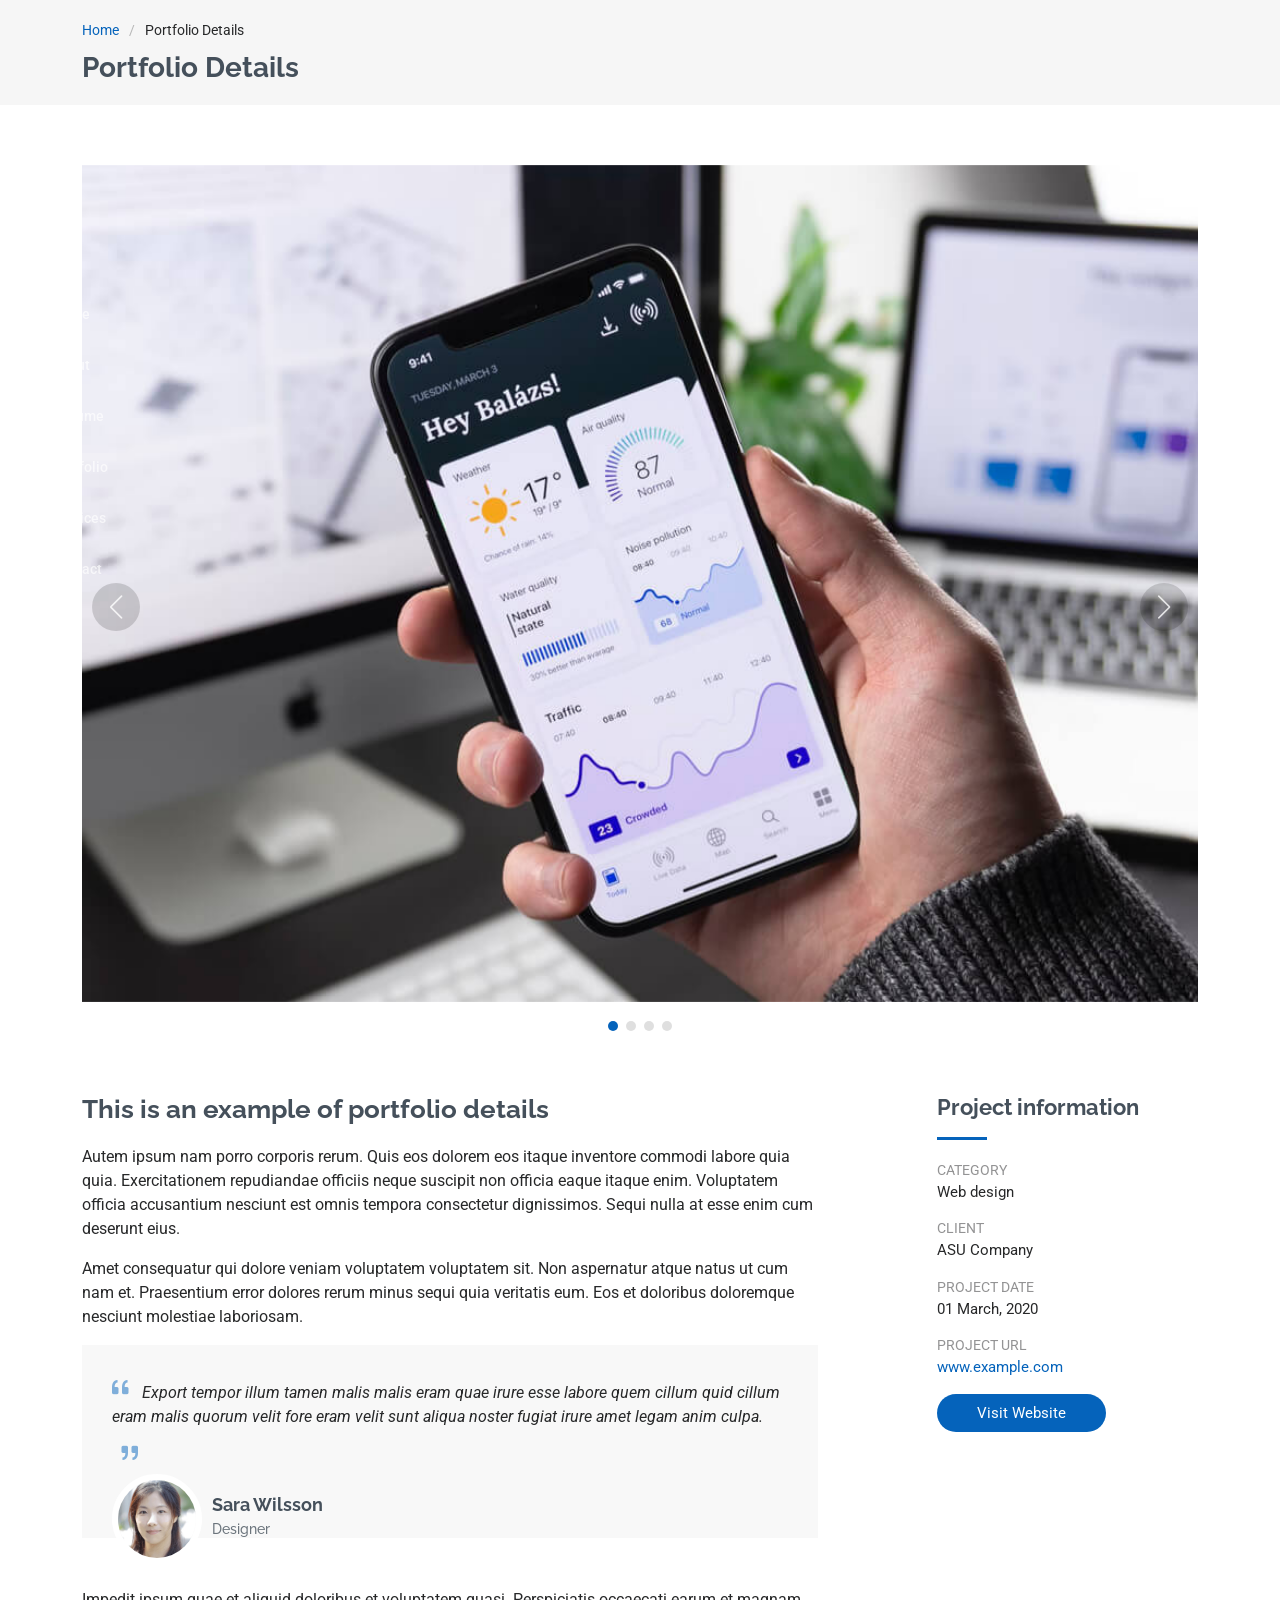
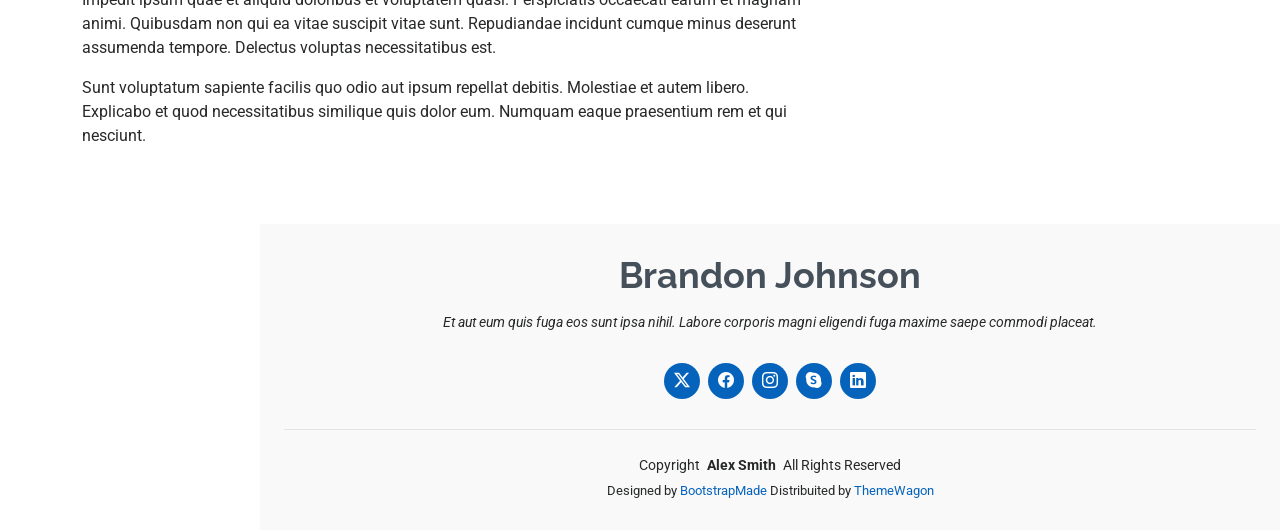
<file: portfolio-details.html>
<!DOCTYPE html>
<html lang="en">

<head>
  <meta charset="utf-8">
  <meta content="width=device-width, initial-scale=1.0" name="viewport">
  <title>Portfolio Details - MyResume Bootstrap Template</title>
  <meta content="" name="description">
  <meta content="" name="keywords">

  <!-- Favicons -->
  <link href="assets/img/favicon.png" rel="icon">
  <link href="assets/img/apple-touch-icon.png" rel="apple-touch-icon">

  <!-- Fonts -->
  <link href="https://fonts.googleapis.com" rel="preconnect">
  <link href="https://fonts.gstatic.com" rel="preconnect" crossorigin>
  <link href="https://fonts.googleapis.com/css2?family=Roboto:ital,wght@0,100;0,300;0,400;0,500;0,700;0,900;1,100;1,300;1,400;1,500;1,700;1,900&family=Poppins:ital,wght@0,100;0,200;0,300;0,400;0,500;0,600;0,700;0,800;0,900;1,100;1,200;1,300;1,400;1,500;1,600;1,700;1,800;1,900&family=Raleway:ital,wght@0,100;0,200;0,300;0,400;0,500;0,600;0,700;0,800;0,900;1,100;1,200;1,300;1,400;1,500;1,600;1,700;1,800;1,900&display=swap" rel="stylesheet">

  <!-- Vendor CSS Files -->
  <link href="assets/vendor/bootstrap/css/bootstrap.min.css" rel="stylesheet">
  <link href="assets/vendor/bootstrap-icons/bootstrap-icons.css" rel="stylesheet">
  <link href="assets/vendor/aos/aos.css" rel="stylesheet">
  <link href="assets/vendor/glightbox/css/glightbox.min.css" rel="stylesheet">
  <link href="assets/vendor/swiper/swiper-bundle.min.css" rel="stylesheet">

  <!-- Main CSS File -->
  <link href="assets/css/main.css" rel="stylesheet">

  <!-- =======================================================
  * Template Name: MyResume
  * Template URL: https://bootstrapmade.com/free-html-bootstrap-template-my-resume/
  * Updated: Jun 29 2024 with Bootstrap v5.3.3
  * Author: BootstrapMade.com
  * License: https://bootstrapmade.com/license/
  ======================================================== -->
</head>

<body class="portfolio-details-page">

  <header id="header" class="header d-flex flex-column justify-content-center">

    <i class="header-toggle d-xl-none bi bi-list"></i>

    <nav id="navmenu" class="navmenu">
      <ul>
        <li><a href="#hero"><i class="bi bi-house navicon"></i><span>Home</span></a></li>
        <li><a href="#about"><i class="bi bi-person navicon"></i><span>About</span></a></li>
        <li><a href="#resume"><i class="bi bi-file-earmark-text navicon"></i><span>Resume</span></a></li>
        <li><a href="#portfolio"><i class="bi bi-images navicon"></i><span>Portfolio</span></a></li>
        <li><a href="#services"><i class="bi bi-hdd-stack navicon"></i><span>Services</span></a></li>
        <li><a href="#contact"><i class="bi bi-envelope navicon"></i><span>Contact</span></a></li>
      </ul>
    </nav>

  </header>

  <main class="main">

    <!-- Page Title -->
    <div class="page-title" data-aos="fade">
      <div class="container">
        <nav class="breadcrumbs">
          <ol>
            <li><a href="index.html">Home</a></li>
            <li class="current">Portfolio Details</li>
          </ol>
        </nav>
        <h1>Portfolio Details</h1>
      </div>
    </div><!-- End Page Title -->

    <!-- Portfolio Details Section -->
    <section id="portfolio-details" class="portfolio-details section">

      <div class="container" data-aos="fade-up">

        <div class="portfolio-details-slider swiper init-swiper">
          <script type="application/json" class="swiper-config">
            {
              "loop": true,
              "speed": 600,
              "autoplay": {
                "delay": 5000
              },
              "slidesPerView": "auto",
              "navigation": {
                "nextEl": ".swiper-button-next",
                "prevEl": ".swiper-button-prev"
              },
              "pagination": {
                "el": ".swiper-pagination",
                "type": "bullets",
                "clickable": true
              }
            }
          </script>
          <div class="swiper-wrapper align-items-center">

            <div class="swiper-slide">
              <img src="assets/img/portfolio/app-1.jpg" alt="">
            </div>

            <div class="swiper-slide">
              <img src="assets/img/portfolio/product-1.jpg" alt="">
            </div>

            <div class="swiper-slide">
              <img src="assets/img/portfolio/branding-1.jpg" alt="">
            </div>

            <div class="swiper-slide">
              <img src="assets/img/portfolio/books-1.jpg" alt="">
            </div>

          </div>
          <div class="swiper-button-prev"></div>
          <div class="swiper-button-next"></div>
          <div class="swiper-pagination"></div>
        </div>

        <div class="row justify-content-between gy-4 mt-4">

          <div class="col-lg-8" data-aos="fade-up">
            <div class="portfolio-description">
              <h2>This is an example of portfolio details</h2>
              <p>
                Autem ipsum nam porro corporis rerum. Quis eos dolorem eos itaque inventore commodi labore quia quia. Exercitationem repudiandae officiis neque suscipit non officia eaque itaque enim. Voluptatem officia accusantium nesciunt est omnis tempora consectetur dignissimos. Sequi nulla at esse enim cum deserunt eius.
              </p>
              <p>
                Amet consequatur qui dolore veniam voluptatem voluptatem sit. Non aspernatur atque natus ut cum nam et. Praesentium error dolores rerum minus sequi quia veritatis eum. Eos et doloribus doloremque nesciunt molestiae laboriosam.
              </p>

              <div class="testimonial-item">
                <p>
                  <i class="bi bi-quote quote-icon-left"></i>
                  <span>Export tempor illum tamen malis malis eram quae irure esse labore quem cillum quid cillum eram malis quorum velit fore eram velit sunt aliqua noster fugiat irure amet legam anim culpa.</span>
                  <i class="bi bi-quote quote-icon-right"></i>
                </p>
                <div>
                  <img src="assets/img/testimonials/testimonials-2.jpg" class="testimonial-img" alt="">
                  <h3>Sara Wilsson</h3>
                  <h4>Designer</h4>
                </div>
              </div>

              <p>
                Impedit ipsum quae et aliquid doloribus et voluptatem quasi. Perspiciatis occaecati earum et magnam animi. Quibusdam non qui ea vitae suscipit vitae sunt. Repudiandae incidunt cumque minus deserunt assumenda tempore. Delectus voluptas necessitatibus est.
              </p>

              <p>
                Sunt voluptatum sapiente facilis quo odio aut ipsum repellat debitis. Molestiae et autem libero. Explicabo et quod necessitatibus similique quis dolor eum. Numquam eaque praesentium rem et qui nesciunt.
              </p>

            </div>
          </div>

          <div class="col-lg-3" data-aos="fade-up" data-aos-delay="100">
            <div class="portfolio-info">
              <h3>Project information</h3>
              <ul>
                <li><strong>Category</strong> Web design</li>
                <li><strong>Client</strong> ASU Company</li>
                <li><strong>Project date</strong> 01 March, 2020</li>
                <li><strong>Project URL</strong> <a href="#">www.example.com</a></li>
                <li><a href="#" class="btn-visit align-self-start">Visit Website</a></li>
              </ul>
            </div>
          </div>

        </div>

      </div>

    </section><!-- /Portfolio Details Section -->

  </main>

  <footer id="footer" class="footer position-relative light-background">
    <div class="container">
      <h3 class="sitename">Brandon Johnson</h3>
      <p>Et aut eum quis fuga eos sunt ipsa nihil. Labore corporis magni eligendi fuga maxime saepe commodi placeat.</p>
      <div class="social-links d-flex justify-content-center">
        <a href=""><i class="bi bi-twitter-x"></i></a>
        <a href=""><i class="bi bi-facebook"></i></a>
        <a href=""><i class="bi bi-instagram"></i></a>
        <a href=""><i class="bi bi-skype"></i></a>
        <a href=""><i class="bi bi-linkedin"></i></a>
      </div>
      <div class="container">
        <div class="copyright">
          <span>Copyright</span> <strong class="px-1 sitename">Alex Smith</strong> <span>All Rights Reserved</span>
        </div>
        <div class="credits">
          <!-- All the links in the footer should remain intact. -->
          <!-- You can delete the links only if you've purchased the pro version. -->
          <!-- Licensing information: https://bootstrapmade.com/license/ -->
          <!-- Purchase the pro version with working PHP/AJAX contact form: [buy-url] -->
          Designed by <a href="https://bootstrapmade.com/">BootstrapMade</a> Distribuited by <a href="https://themewagon.com">ThemeWagon</a>
        </div>
      </div>
    </div>
  </footer>

  <!-- Scroll Top -->
  <a href="#" id="scroll-top" class="scroll-top d-flex align-items-center justify-content-center"><i class="bi bi-arrow-up-short"></i></a>

  <!-- Preloader -->
  <div id="preloader"></div>

  <!-- Vendor JS Files -->
  <script src="assets/vendor/bootstrap/js/bootstrap.bundle.min.js"></script>
  <script src="assets/vendor/php-email-form/validate.js"></script>
  <script src="assets/vendor/aos/aos.js"></script>
  <script src="assets/vendor/typed.js/typed.umd.js"></script>
  <script src="assets/vendor/purecounter/purecounter_vanilla.js"></script>
  <script src="assets/vendor/waypoints/noframework.waypoints.js"></script>
  <script src="assets/vendor/glightbox/js/glightbox.min.js"></script>
  <script src="assets/vendor/imagesloaded/imagesloaded.pkgd.min.js"></script>
  <script src="assets/vendor/isotope-layout/isotope.pkgd.min.js"></script>
  <script src="assets/vendor/swiper/swiper-bundle.min.js"></script>

  <!-- Main JS File -->
  <script src="assets/js/main.js"></script>

</body>

</html>
</file>
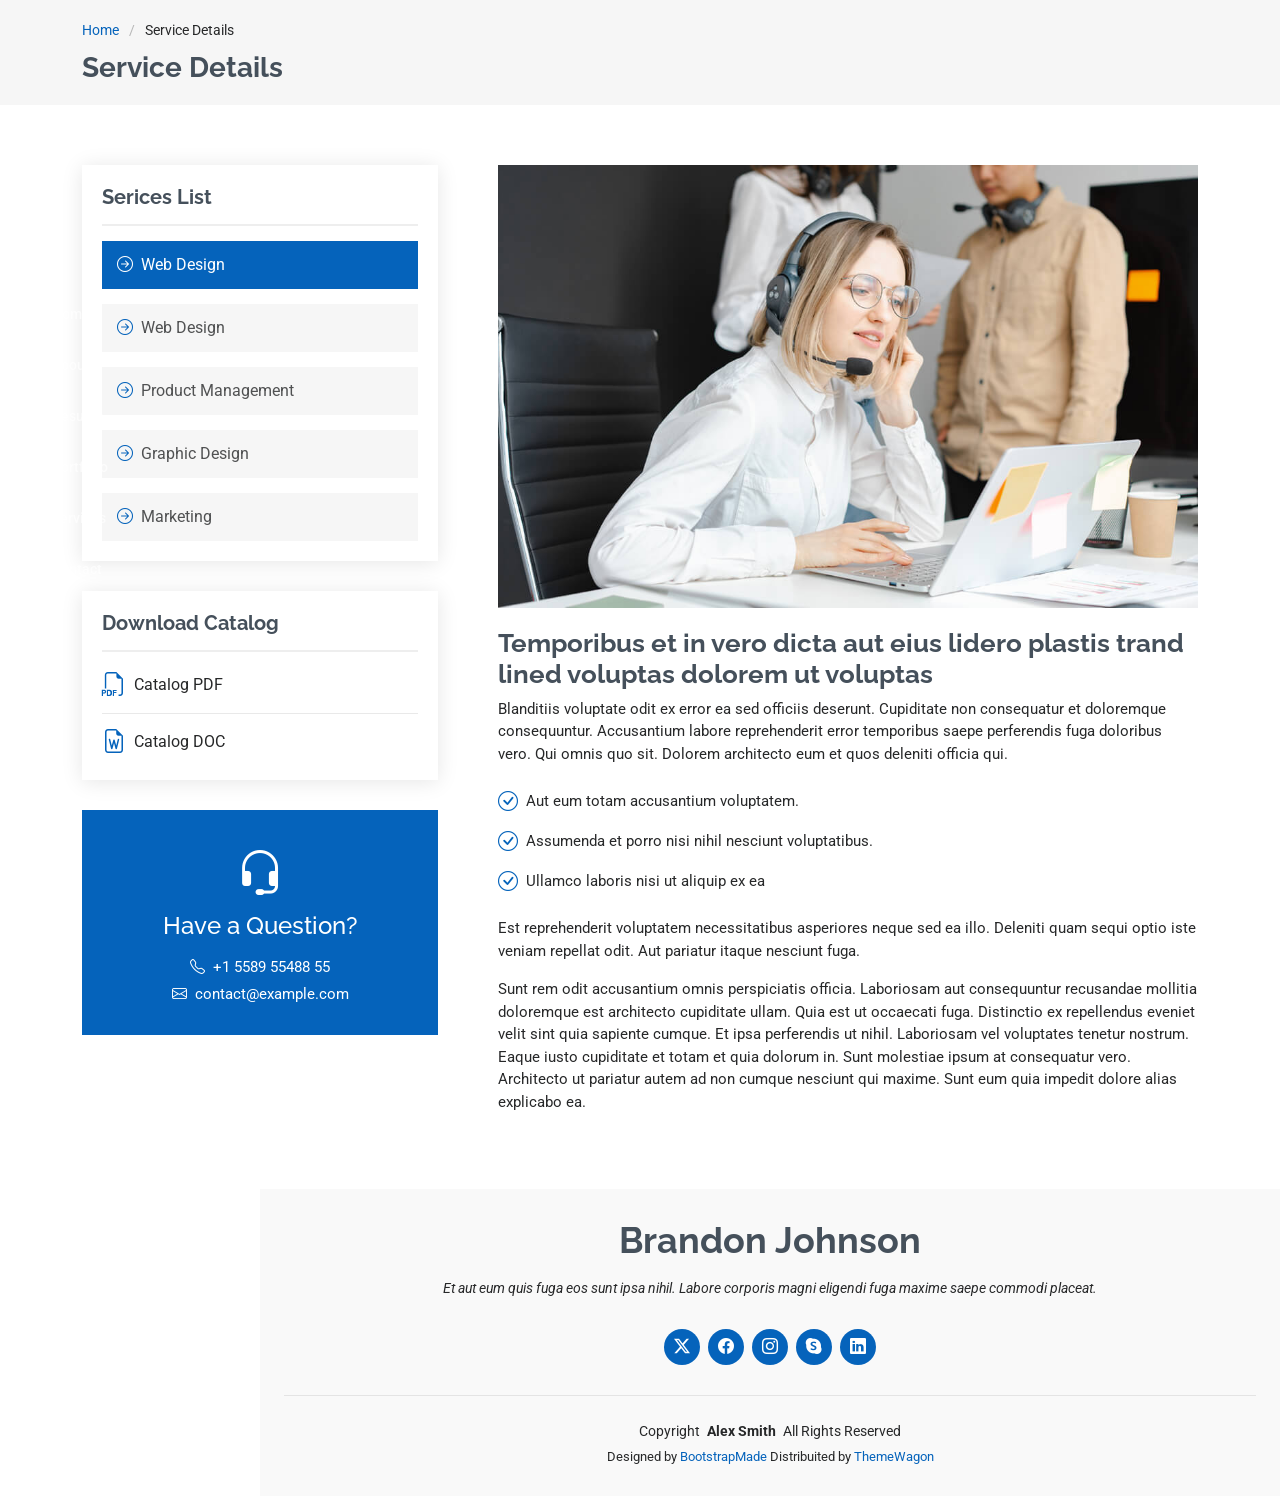
<file: service-details.html>
<!DOCTYPE html>
<html lang="en">

<head>
  <meta charset="utf-8">
  <meta content="width=device-width, initial-scale=1.0" name="viewport">
  <title>Portfolio Jerry Erlangga</title>
  <meta content="" name="description">
  <meta content="" name="keywords">

  <!-- Favicons -->
  <link href="assets/img/favicon.png" rel="icon">
  <link href="assets/img/apple-touch-icon.png" rel="apple-touch-icon">

  <!-- Fonts -->
  <link href="https://fonts.googleapis.com" rel="preconnect">
  <link href="https://fonts.gstatic.com" rel="preconnect" crossorigin>
  <link href="https://fonts.googleapis.com/css2?family=Roboto:ital,wght@0,100;0,300;0,400;0,500;0,700;0,900;1,100;1,300;1,400;1,500;1,700;1,900&family=Poppins:ital,wght@0,100;0,200;0,300;0,400;0,500;0,600;0,700;0,800;0,900;1,100;1,200;1,300;1,400;1,500;1,600;1,700;1,800;1,900&family=Raleway:ital,wght@0,100;0,200;0,300;0,400;0,500;0,600;0,700;0,800;0,900;1,100;1,200;1,300;1,400;1,500;1,600;1,700;1,800;1,900&display=swap" rel="stylesheet">

  <!-- Vendor CSS Files -->
  <link href="assets/vendor/bootstrap/css/bootstrap.min.css" rel="stylesheet">
  <link href="assets/vendor/bootstrap-icons/bootstrap-icons.css" rel="stylesheet">
  <link href="assets/vendor/aos/aos.css" rel="stylesheet">
  <link href="assets/vendor/glightbox/css/glightbox.min.css" rel="stylesheet">
  <link href="assets/vendor/swiper/swiper-bundle.min.css" rel="stylesheet">

  <!-- Main CSS File -->
  <link href="assets/css/main.css" rel="stylesheet">

  <!-- =======================================================
  * Template Name: MyResume
  * Template URL: https://bootstrapmade.com/free-html-bootstrap-template-my-resume/
  * Updated: Jun 29 2024 with Bootstrap v5.3.3
  * Author: BootstrapMade.com
  * License: https://bootstrapmade.com/license/
  ======================================================== -->
</head>

<body class="service-details-page">

  <header id="header" class="header d-flex flex-column justify-content-center">

    <i class="header-toggle d-xl-none bi bi-list"></i>

    <nav id="navmenu" class="navmenu">
      <ul>
        <li><a href="#hero"><i class="bi bi-house navicon"></i><span>Home</span></a></li>
        <li><a href="#about"><i class="bi bi-person navicon"></i><span>About</span></a></li>
        <li><a href="#resume"><i class="bi bi-file-earmark-text navicon"></i><span>Resume</span></a></li>
        <li><a href="#portfolio"><i class="bi bi-images navicon"></i><span>Portfolio</span></a></li>
        <li><a href="#services"><i class="bi bi-hdd-stack navicon"></i><span>Services</span></a></li>
        <li><a href="#contact"><i class="bi bi-envelope navicon"></i><span>Contact</span></a></li>
      </ul>
    </nav>

  </header>

  <main class="main">

    <!-- Page Title -->
    <div class="page-title" data-aos="fade">
      <div class="container">
        <nav class="breadcrumbs">
          <ol>
            <li><a href="index.html">Home</a></li>
            <li class="current">Service Details</li>
          </ol>
        </nav>
        <h1>Service Details</h1>
      </div>
    </div><!-- End Page Title -->

    <!-- Service Details Section -->
    <section id="service-details" class="service-details section">

      <div class="container">

        <div class="row gy-5">

          <div class="col-lg-4" data-aos="fade-up" data-aos-delay="100">

            <div class="service-box">
              <h4>Serices List</h4>
              <div class="services-list">
                <a href="#" class="active"><i class="bi bi-arrow-right-circle"></i><span>Web Design</span></a>
                <a href="#"><i class="bi bi-arrow-right-circle"></i><span>Web Design</span></a>
                <a href="#"><i class="bi bi-arrow-right-circle"></i><span>Product Management</span></a>
                <a href="#"><i class="bi bi-arrow-right-circle"></i><span>Graphic Design</span></a>
                <a href="#"><i class="bi bi-arrow-right-circle"></i><span>Marketing</span></a>
              </div>
            </div><!-- End Services List -->

            <div class="service-box">
              <h4>Download Catalog</h4>
              <div class="download-catalog">
                <a href="#"><i class="bi bi-filetype-pdf"></i><span>Catalog PDF</span></a>
                <a href="#"><i class="bi bi-file-earmark-word"></i><span>Catalog DOC</span></a>
              </div>
            </div><!-- End Services List -->

            <div class="help-box d-flex flex-column justify-content-center align-items-center">
              <i class="bi bi-headset help-icon"></i>
              <h4>Have a Question?</h4>
              <p class="d-flex align-items-center mt-2 mb-0"><i class="bi bi-telephone me-2"></i> <span>+1 5589 55488 55</span></p>
              <p class="d-flex align-items-center mt-1 mb-0"><i class="bi bi-envelope me-2"></i> <a href="mailto:contact@example.com">contact@example.com</a></p>
            </div>

          </div>

          <div class="col-lg-8 ps-lg-5" data-aos="fade-up" data-aos-delay="200">
            <img src="assets/img/services.jpg" alt="" class="img-fluid services-img">
            <h3>Temporibus et in vero dicta aut eius lidero plastis trand lined voluptas dolorem ut voluptas</h3>
            <p>
              Blanditiis voluptate odit ex error ea sed officiis deserunt. Cupiditate non consequatur et doloremque consequuntur. Accusantium labore reprehenderit error temporibus saepe perferendis fuga doloribus vero. Qui omnis quo sit. Dolorem architecto eum et quos deleniti officia qui.
            </p>
            <ul>
              <li><i class="bi bi-check-circle"></i> <span>Aut eum totam accusantium voluptatem.</span></li>
              <li><i class="bi bi-check-circle"></i> <span>Assumenda et porro nisi nihil nesciunt voluptatibus.</span></li>
              <li><i class="bi bi-check-circle"></i> <span>Ullamco laboris nisi ut aliquip ex ea</span></li>
            </ul>
            <p>
              Est reprehenderit voluptatem necessitatibus asperiores neque sed ea illo. Deleniti quam sequi optio iste veniam repellat odit. Aut pariatur itaque nesciunt fuga.
            </p>
            <p>
              Sunt rem odit accusantium omnis perspiciatis officia. Laboriosam aut consequuntur recusandae mollitia doloremque est architecto cupiditate ullam. Quia est ut occaecati fuga. Distinctio ex repellendus eveniet velit sint quia sapiente cumque. Et ipsa perferendis ut nihil. Laboriosam vel voluptates tenetur nostrum. Eaque iusto cupiditate et totam et quia dolorum in. Sunt molestiae ipsum at consequatur vero. Architecto ut pariatur autem ad non cumque nesciunt qui maxime. Sunt eum quia impedit dolore alias explicabo ea.
            </p>
          </div>

        </div>

      </div>

    </section><!-- /Service Details Section -->

  </main>

  <footer id="footer" class="footer position-relative light-background">
    <div class="container">
      <h3 class="sitename">Brandon Johnson</h3>
      <p>Et aut eum quis fuga eos sunt ipsa nihil. Labore corporis magni eligendi fuga maxime saepe commodi placeat.</p>
      <div class="social-links d-flex justify-content-center">
        <a href=""><i class="bi bi-twitter-x"></i></a>
        <a href=""><i class="bi bi-facebook"></i></a>
        <a href=""><i class="bi bi-instagram"></i></a>
        <a href=""><i class="bi bi-skype"></i></a>
        <a href=""><i class="bi bi-linkedin"></i></a>
      </div>
      <div class="container">
        <div class="copyright">
          <span>Copyright</span> <strong class="px-1 sitename">Alex Smith</strong> <span>All Rights Reserved</span>
        </div>
        <div class="credits">
          <!-- All the links in the footer should remain intact. -->
          <!-- You can delete the links only if you've purchased the pro version. -->
          <!-- Licensing information: https://bootstrapmade.com/license/ -->
          <!-- Purchase the pro version with working PHP/AJAX contact form: [buy-url] -->
          Designed by <a href="https://bootstrapmade.com/">BootstrapMade</a> Distribuited by <a href="https://themewagon.com">ThemeWagon</a>
        </div>
      </div>
    </div>
  </footer>

  <!-- Scroll Top -->
  <a href="#" id="scroll-top" class="scroll-top d-flex align-items-center justify-content-center"><i class="bi bi-arrow-up-short"></i></a>

  <!-- Preloader -->
  <div id="preloader"></div>

  <!-- Vendor JS Files -->
  <script src="assets/vendor/bootstrap/js/bootstrap.bundle.min.js"></script>
  <script src="assets/vendor/php-email-form/validate.js"></script>
  <script src="assets/vendor/aos/aos.js"></script>
  <script src="assets/vendor/typed.js/typed.umd.js"></script>
  <script src="assets/vendor/purecounter/purecounter_vanilla.js"></script>
  <script src="assets/vendor/waypoints/noframework.waypoints.js"></script>
  <script src="assets/vendor/glightbox/js/glightbox.min.js"></script>
  <script src="assets/vendor/imagesloaded/imagesloaded.pkgd.min.js"></script>
  <script src="assets/vendor/isotope-layout/isotope.pkgd.min.js"></script>
  <script src="assets/vendor/swiper/swiper-bundle.min.js"></script>

  <!-- Main JS File -->
  <script src="assets/js/main.js"></script>

</body>

</html>
</file>
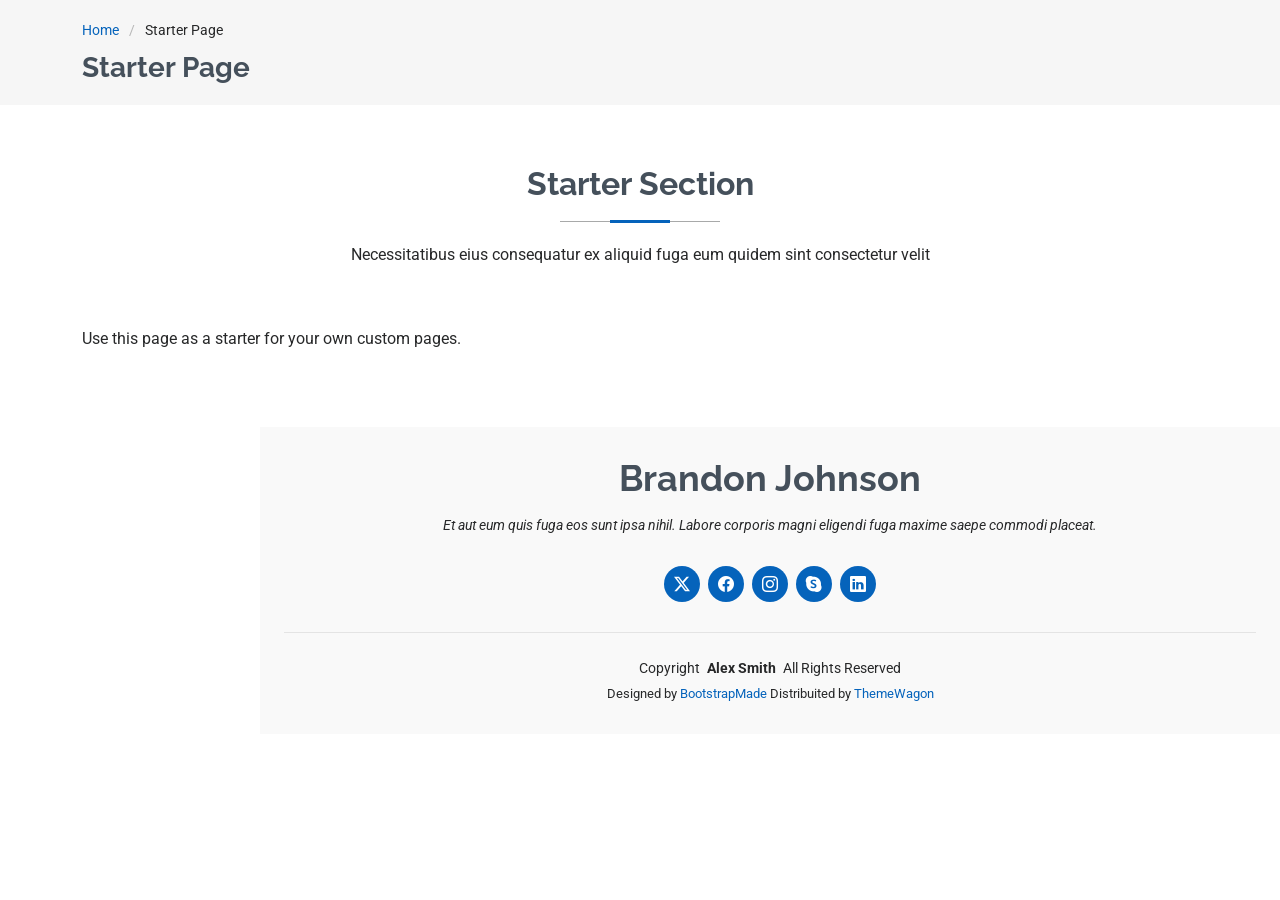
<file: starter-page.html>
<!DOCTYPE html>
<html lang="en">

<head>
  <meta charset="utf-8">
  <meta content="width=device-width, initial-scale=1.0" name="viewport">
  <title>Starter Page - MyResume Bootstrap Template</title>
  <meta content="" name="description">
  <meta content="" name="keywords">

  <!-- Favicons -->
  <link href="assets/img/favicon.png" rel="icon">
  <link href="assets/img/apple-touch-icon.png" rel="apple-touch-icon">

  <!-- Fonts -->
  <link href="https://fonts.googleapis.com" rel="preconnect">
  <link href="https://fonts.gstatic.com" rel="preconnect" crossorigin>
  <link href="https://fonts.googleapis.com/css2?family=Roboto:ital,wght@0,100;0,300;0,400;0,500;0,700;0,900;1,100;1,300;1,400;1,500;1,700;1,900&family=Poppins:ital,wght@0,100;0,200;0,300;0,400;0,500;0,600;0,700;0,800;0,900;1,100;1,200;1,300;1,400;1,500;1,600;1,700;1,800;1,900&family=Raleway:ital,wght@0,100;0,200;0,300;0,400;0,500;0,600;0,700;0,800;0,900;1,100;1,200;1,300;1,400;1,500;1,600;1,700;1,800;1,900&display=swap" rel="stylesheet">

  <!-- Vendor CSS Files -->
  <link href="assets/vendor/bootstrap/css/bootstrap.min.css" rel="stylesheet">
  <link href="assets/vendor/bootstrap-icons/bootstrap-icons.css" rel="stylesheet">
  <link href="assets/vendor/aos/aos.css" rel="stylesheet">
  <link href="assets/vendor/glightbox/css/glightbox.min.css" rel="stylesheet">
  <link href="assets/vendor/swiper/swiper-bundle.min.css" rel="stylesheet">

  <!-- Main CSS File -->
  <link href="assets/css/main.css" rel="stylesheet">

  <!-- =======================================================
  * Template Name: MyResume
  * Template URL: https://bootstrapmade.com/free-html-bootstrap-template-my-resume/
  * Updated: Jun 29 2024 with Bootstrap v5.3.3
  * Author: BootstrapMade.com
  * License: https://bootstrapmade.com/license/
  ======================================================== -->
</head>

<body class="starter-page-page">

  <header id="header" class="header d-flex flex-column justify-content-center">

    <i class="header-toggle d-xl-none bi bi-list"></i>

    <nav id="navmenu" class="navmenu">
      <ul>
        <li><a href="#hero"><i class="bi bi-house navicon"></i><span>Home</span></a></li>
        <li><a href="#about"><i class="bi bi-person navicon"></i><span>About</span></a></li>
        <li><a href="#resume"><i class="bi bi-file-earmark-text navicon"></i><span>Resume</span></a></li>
        <li><a href="#portfolio"><i class="bi bi-images navicon"></i><span>Portfolio</span></a></li>
        <li><a href="#services"><i class="bi bi-hdd-stack navicon"></i><span>Services</span></a></li>
        <li><a href="#contact"><i class="bi bi-envelope navicon"></i><span>Contact</span></a></li>
      </ul>
    </nav>

  </header>

  <main class="main">

    <!-- Page Title -->
    <div class="page-title" data-aos="fade">
      <div class="container">
        <nav class="breadcrumbs">
          <ol>
            <li><a href="index.html">Home</a></li>
            <li class="current">Starter Page</li>
          </ol>
        </nav>
        <h1>Starter Page</h1>
      </div>
    </div><!-- End Page Title -->

    <!-- Starter Section Section -->
    <section id="starter-section" class="starter-section section">

      <!-- Section Title -->
      <div class="container section-title" data-aos="fade-up">
        <h2>Starter Section</h2>
        <p>Necessitatibus eius consequatur ex aliquid fuga eum quidem sint consectetur velit</p>
      </div><!-- End Section Title -->

      <div class="container" data-aos="fade-up">
        <p>Use this page as a starter for your own custom pages.</p>
      </div>

    </section><!-- /Starter Section Section -->

  </main>

  <footer id="footer" class="footer position-relative light-background">
    <div class="container">
      <h3 class="sitename">Brandon Johnson</h3>
      <p>Et aut eum quis fuga eos sunt ipsa nihil. Labore corporis magni eligendi fuga maxime saepe commodi placeat.</p>
      <div class="social-links d-flex justify-content-center">
        <a href=""><i class="bi bi-twitter-x"></i></a>
        <a href=""><i class="bi bi-facebook"></i></a>
        <a href=""><i class="bi bi-instagram"></i></a>
        <a href=""><i class="bi bi-skype"></i></a>
        <a href=""><i class="bi bi-linkedin"></i></a>
      </div>
      <div class="container">
        <div class="copyright">
          <span>Copyright</span> <strong class="px-1 sitename">Alex Smith</strong> <span>All Rights Reserved</span>
        </div>
        <div class="credits">
          <!-- All the links in the footer should remain intact. -->
          <!-- You can delete the links only if you've purchased the pro version. -->
          <!-- Licensing information: https://bootstrapmade.com/license/ -->
          <!-- Purchase the pro version with working PHP/AJAX contact form: [buy-url] -->
          Designed by <a href="https://bootstrapmade.com/">BootstrapMade</a> Distribuited by <a href="https://themewagon.com">ThemeWagon</a>
        </div>
      </div>
    </div>
  </footer>

  <!-- Scroll Top -->
  <a href="#" id="scroll-top" class="scroll-top d-flex align-items-center justify-content-center"><i class="bi bi-arrow-up-short"></i></a>

  <!-- Preloader -->
  <div id="preloader"></div>

  <!-- Vendor JS Files -->
  <script src="assets/vendor/bootstrap/js/bootstrap.bundle.min.js"></script>
  <script src="assets/vendor/php-email-form/validate.js"></script>
  <script src="assets/vendor/aos/aos.js"></script>
  <script src="assets/vendor/typed.js/typed.umd.js"></script>
  <script src="assets/vendor/purecounter/purecounter_vanilla.js"></script>
  <script src="assets/vendor/waypoints/noframework.waypoints.js"></script>
  <script src="assets/vendor/glightbox/js/glightbox.min.js"></script>
  <script src="assets/vendor/imagesloaded/imagesloaded.pkgd.min.js"></script>
  <script src="assets/vendor/isotope-layout/isotope.pkgd.min.js"></script>
  <script src="assets/vendor/swiper/swiper-bundle.min.js"></script>

  <!-- Main JS File -->
  <script src="assets/js/main.js"></script>

</body>

</html>
</file>
<file: assets/css/main.css>
/**
* Template Name: MyResume
* Template URL: https://bootstrapmade.com/free-html-bootstrap-template-my-resume/
* Updated: Jun 29 2024 with Bootstrap v5.3.3
* Author: BootstrapMade.com
* License: https://bootstrapmade.com/license/
*/

/*--------------------------------------------------------------
# Font & Color Variables
# Help: https://bootstrapmade.com/color-system/
--------------------------------------------------------------*/
/* Fonts */
:root {
  --default-font: "Roboto",  system-ui, -apple-system, "Segoe UI", Roboto, "Helvetica Neue", Arial, "Noto Sans", "Liberation Sans", sans-serif, "Apple Color Emoji", "Segoe UI Emoji", "Segoe UI Symbol", "Noto Color Emoji";
  --heading-font: "Raleway",  sans-serif;
  --nav-font: "Poppins",  sans-serif;
}

/* Global Colors - The following color variables are used throughout the website. Updating them here will change the color scheme of the entire website */
:root { 
  --background-color: #ffffff; /* Background color for the entire website, including individual sections */
  --default-color: #272829; /* Default color used for the majority of the text content across the entire website */
  --heading-color: #45505b; /* Color for headings, subheadings and title throughout the website */
  --accent-color: #0563bb; /* Accent color that represents your brand on the website. It's used for buttons, links, and other elements that need to stand out */
  --surface-color: #ffffff; /* The surface color is used as a background of boxed elements within sections, such as cards, icon boxes, or other elements that require a visual separation from the global background. */
  --contrast-color: #ffffff; /* Contrast color for text, ensuring readability against backgrounds of accent, heading, or default colors. */
}

/* Nav Menu Colors - The following color variables are used specifically for the navigation menu. They are separate from the global colors to allow for more customization options */
:root {
  --nav-color: #45505b;  /* The default color of the main navmenu links */
  --nav-hover-color: #0563bb; /* Applied to main navmenu links when they are hovered over or active */
  --nav-mobile-background-color: #ffffff; /* Used as the background color for mobile navigation menu */
  --nav-dropdown-background-color: #ffffff; /* Used as the background color for dropdown items that appear when hovering over primary navigation items */
  --nav-dropdown-color: #212529; /* Used for navigation links of the dropdown items in the navigation menu. */
  --nav-dropdown-hover-color: #0563bb; /* Similar to --nav-hover-color, this color is applied to dropdown navigation links when they are hovered over. */
}

/* Color Presets - These classes override global colors when applied to any section or element, providing reuse of the sam color scheme. */

.light-background {
  --background-color: #f9f9f9;
  --surface-color: #ffffff;
}

.dark-background {
  --background-color: #060606;
  --default-color: #ffffff;
  --heading-color: #ffffff;
  --surface-color: #252525;
  --contrast-color: #ffffff;
}

/* Smooth scroll */
:root {
  scroll-behavior: smooth;
}

/*--------------------------------------------------------------
# General Styling & Shared Classes
--------------------------------------------------------------*/
body {
  color: var(--default-color);
  background-color: var(--background-color);
  font-family: var(--default-font);
}

a {
  color: var(--accent-color);
  text-decoration: none;
  transition: 0.3s;
}

a:hover {
  color: color-mix(in srgb, var(--accent-color), transparent 25%);
  text-decoration: none;
}

h1,
h2,
h3,
h4,
h5,
h6 {
  color: var(--heading-color);
  font-family: var(--heading-font);
}

/* PHP Email Form Messages
------------------------------*/
.php-email-form .error-message {
  display: none;
  background: #df1529;
  color: #ffffff;
  text-align: left;
  padding: 15px;
  margin-bottom: 24px;
  font-weight: 600;
}

.php-email-form .sent-message {
  display: none;
  color: #ffffff;
  background: #059652;
  text-align: center;
  padding: 15px;
  margin-bottom: 24px;
  font-weight: 600;
}

.php-email-form .loading {
  display: none;
  background: var(--surface-color);
  text-align: center;
  padding: 15px;
  margin-bottom: 24px;
}

.php-email-form .loading:before {
  content: "";
  display: inline-block;
  border-radius: 50%;
  width: 24px;
  height: 24px;
  margin: 0 10px -6px 0;
  border: 3px solid var(--accent-color);
  border-top-color: var(--surface-color);
  animation: php-email-form-loading 1s linear infinite;
}

@keyframes php-email-form-loading {
  0% {
    transform: rotate(0deg);
  }

  100% {
    transform: rotate(360deg);
  }
}

/*--------------------------------------------------------------
# Global Header
--------------------------------------------------------------*/
.header {
  position: fixed;      /* tetap diam (tidak scroll) */
  top: 0;
  left: 0;
  width: 260px;         /* lebar sidebar */
  height: 100vh;
  z-index: 1000;
}

@media (max-width: 1199px) {
  .header {
    background-color: var(--background-color);
    border-right: 1px solid color-mix(in srgb, var(--default-color), transparent 90%);
    width: 300px;
    left: -100%;
  }
}

/* @media (min-width: 1200px) and (max-width: 1600px) {
  .header~main {
    margin-left: 160px !important;
     width: 100% !important;
  }

  .header~main .hero {
    margin-left: -160px;
    width: 100vw;
  }
} */

.header.header-show {
  left: 0;
}

.header .header-toggle {
  color: var(--contrast-color);
  background-color: var(--accent-color);
  font-size: 22px;
  display: flex;
  align-items: center;
  justify-content: center;
  width: 40px;
  height: 40px;
  border-radius: 50%;
  cursor: pointer;
  position: fixed;
  top: 15px;
  right: 15px;
  z-index: 9999;
  transition: background-color 0.3s;
}

.header .header-toggle:hover {
  color: var(--contrast-color);
  background-color: color-mix(in srgb, var(--accent-color) 90%, white 15%);
}

/*--------------------------------------------------------------
# Navigation Menu
--------------------------------------------------------------*/
/* ================================
   FIX NAVMENU JADI SIDEBAR NORMAL
   ================================ */

.navmenu {
  width: 100%;
  padding: 10px 0;
}

/* Hilangkan batasan width lama */
.navmenu ul {
  width: 100%;
  padding: 0;
}

/* Link full lebar sidebar */
.navmenu a {
  width: 100%;
  max-width: 100% !important;
  height: auto;
  border-radius: 0;
  margin-bottom: 0;

  display: flex;
  align-items: center;
  gap: 12px;

  padding: 12px 20px;

  color: rgba(255,255,255,0.65);
  font-size: 14px;
  font-weight: 500;

  background: transparent;
  transition: all 0.3s ease;

  overflow: visible;
}

/* Icon */
.navmenu a i {
  font-size: 18px;
  min-width: 20px;
  color: rgba(255,255,255,0.5);
}

/* Text selalu tampil */
.navmenu a span {
  display: inline-block !important;
}

/* Hover & Active */
.navmenu a:hover,
.navmenu .active {
  color: #fff;
  background: rgba(255,255,255,0.05);
  border-left: 3px solid var(--accent-color, #149ddd);
  padding-left: 25px;
}

.navmenu a:hover i,
.navmenu .active i {
  color: var(--accent-color, #149ddd);
}

/* HAPUS efek navbar lama */
@media (min-width: 992px) {
  .navmenu a {
    max-width: 100% !important;
  }

  .navmenu a span {
    display: inline-block !important;
  }
}

/*--------------------------------------------------------------
# Global Footer
--------------------------------------------------------------*/
.footer {
  color: var(--default-color);
  background-color: var(--background-color);
  font-size: 14px;
  text-align: center;
  padding: 30px 0;
   margin-left: 260px;
  width: calc(100% - 260px);
}

.footer h3 {
  font-size: 36px;
  font-weight: 700;
  position: relative;
  padding: 0;
  margin: 0 0 15px 0;
}

.footer p {
  font-size: 15;
  font-style: italic;
  padding: 0;
  margin: 0 0 30px 0;
}

.footer .social-links {
  margin: 0 0 30px 0;
}

.footer .social-links a {
  font-size: 16px;
  display: flex;
  align-items: center;
  justify-content: center;
  background: var(--accent-color);
  color: var(--contrast-color);
  line-height: 1;
  margin: 0 4px;
  border-radius: 50%;
  text-align: center;
  width: 36px;
  height: 36px;
  transition: 0.3s;
}

.footer .social-links a:hover {
  background: color-mix(in srgb, var(--accent-color), transparent 20%);
  text-decoration: none;
}

.footer .copyright {
  padding-top: 25px;
  border-top: 1px solid color-mix(in srgb, var(--default-color), transparent 90%);
}

.footer .credits {
  font-size: 13px;
  padding-top: 5px;
}

/*--------------------------------------------------------------
# Preloader
--------------------------------------------------------------*/
#preloader {
  position: fixed;
  inset: 0;
  z-index: 999999;
  overflow: hidden;
  background: var(--background-color);
  transition: all 0.6s ease-out;
}

#preloader:before {
  content: "";
  position: fixed;
  top: calc(50% - 30px);
  left: calc(50% - 30px);
  border: 6px solid #ffffff;
  border-color: var(--accent-color) transparent var(--accent-color) transparent;
  border-radius: 50%;
  width: 60px;
  height: 60px;
  animation: animate-preloader 1.5s linear infinite;
}

@keyframes animate-preloader {
  0% {
    transform: rotate(0deg);
  }

  100% {
    transform: rotate(360deg);
  }
}

/*--------------------------------------------------------------
# Scroll Top Button
--------------------------------------------------------------*/
.scroll-top {
  position: fixed;
  visibility: hidden;
  opacity: 0;
  right: 15px;
  bottom: -15px;
  z-index: 99999;
  background-color: var(--accent-color);
  width: 44px;
  height: 44px;
  border-radius: 50px;
  transition: all 0.4s;
}

.scroll-top i {
  font-size: 24px;
  color: var(--contrast-color);
  line-height: 0;
}

.scroll-top:hover {
  background-color: color-mix(in srgb, var(--accent-color), transparent 20%);
  color: var(--contrast-color);
}

.scroll-top.active {
  visibility: visible;
  opacity: 1;
  bottom: 15px;
}

/*--------------------------------------------------------------
# Disable aos animation delay on mobile devices
--------------------------------------------------------------*/
@media screen and (max-width: 768px) {
  [data-aos-delay] {
    transition-delay: 0 !important;
  }
}

/*--------------------------------------------------------------
# Global Page Titles & Breadcrumbs
--------------------------------------------------------------*/
.page-title {
  --background-color: color-mix(in srgb, var(--default-color), transparent 96%);
  color: var(--default-color);
  background-color: var(--background-color);
  padding: 20px 0;
  position: relative;
}

.page-title h1 {
  font-size: 28px;
  font-weight: 700;
  margin: 0;
}

.page-title .breadcrumbs ol {
  display: flex;
  flex-wrap: wrap;
  list-style: none;
  padding: 0 0 10px 0;
  margin: 0;
  font-size: 14px;
  font-weight: 400;
}

.page-title .breadcrumbs ol li+li {
  padding-left: 10px;
}

.page-title .breadcrumbs ol li+li::before {
  content: "/";
  display: inline-block;
  padding-right: 10px;
  color: color-mix(in srgb, var(--default-color), transparent 70%);
}

/*--------------------------------------------------------------
# Global Sections
--------------------------------------------------------------*/
section,
.section {
  color: var(--default-color);
  background-color: var(--background-color);
  padding: 60px 0;
  overflow: clip;
}

/*--------------------------------------------------------------
# Global Section Titles
--------------------------------------------------------------*/
.section-title {
  text-align: center;
  padding-bottom: 60px;
  position: relative;
}

.section-title h2 {
  font-size: 32px;
  font-weight: 700;
  margin-bottom: 20px;
  padding-bottom: 20px;
  position: relative;
}

.section-title h2:before {
  content: "";
  position: absolute;
  display: block;
  width: 160px;
  height: 1px;
  background: color-mix(in srgb, var(--default-color), transparent 60%);
  left: 0;
  right: 0;
  bottom: 1px;
  margin: auto;
}

.section-title h2::after {
  content: "";
  position: absolute;
  display: block;
  width: 60px;
  height: 3px;
  background: var(--accent-color);
  left: 0;
  right: 0;
  bottom: 0;
  margin: auto;
}

.section-title p {
  margin-bottom: 0;
}

/*--------------------------------------------------------------
# Hero Section
--------------------------------------------------------------*/
.hero {
  width: 100%;
  min-height: 100vh;
  position: relative;
  padding: 80px 0;
  display: flex;
  align-items: center;
  justify-content: center;
}

.hero img {
  position: absolute;
  inset: 0;
  display: block;
  width: 100%;
  height: 100%;
  object-fit: cover;
  z-index: 1;
}

.hero:before {
  content: "";
  background: color-mix(in srgb, var(--background-color), transparent 30%);
  position: absolute;
  inset: 0;
  z-index: 2;
}

.hero .container {
  position: relative;
  z-index: 3;
}

.hero h2 {
  margin: 0;
  font-size: 64px;
  font-weight: 700;
}

.hero p {
  margin: 5px 0 0 0;
  font-size: 26px;
}

.hero p span {
  letter-spacing: 1px;
  border-bottom: 2px solid var(--accent-color);
}

.hero .social-links {
  margin-top: 25px;
}

.hero .social-links a {
  font-size: 20px;
  display: inline-block;
  color: color-mix(in srgb, var(--default-color), transparent 30%);
  line-height: 1;
  margin-right: 20px;
  transition: 0.3s;
}

.hero .social-links a:hover {
  color: var(--accent-color);
}

@media (max-width: 768px) {
  .hero h2 {
    font-size: 32px;
  }

  .hero p {
    font-size: 20px;
  }
}

/*--------------------------------------------------------------
# About Section
--------------------------------------------------------------*/
.about .content h2 {
  font-weight: 700;
  font-size: 24px;
}

.about .content ul {
  list-style: none;
  padding: 0;
}

.about .content ul li {
  margin-bottom: 20px;
  display: flex;
  align-items: center;
}

.about .content ul strong {
  margin-right: 10px;
}

.about .content ul i {
  font-size: 16px;
  margin-right: 5px;
  color: var(--accent-color);
  line-height: 0;
}

/*--------------------------------------------------------------
# Stats Section
--------------------------------------------------------------*/
.stats i {
  background-color: var(--accent-color);
  color: var(--contrast-color);
  width: 54px;
  height: 54px;
  font-size: 24px;
  border-radius: 50px;
  display: inline-flex;
  align-items: center;
  justify-content: center;
  position: relative;
  z-index: 1;
}

.stats .stats-item {
  margin-top: 10px;
  width: 100%;
  position: relative;
  text-align: center;
  z-index: 0;
}

.stats .stats-item span {
  font-size: 36px;
  display: block;
  font-weight: 700;
  color: color-mix(in srgb, var(--default-color), transparent 20%);
}

.stats .stats-item p {
  padding: 0;
  margin: 0;
  color: color-mix(in srgb, var(--default-color), transparent 50%);
  font-size: 16px;
}

/*--------------------------------------------------------------
# Skills Section
--------------------------------------------------------------*/
.skills .progress {
  height: 60px;
  display: block;
  background: none;
  border-radius: 0;
}

.skills .progress .skill {
  color: var(--heading-color);
  padding: 0;
  margin: 0 0 6px 0;
  text-transform: uppercase;
  display: block;
  font-weight: 600;
  font-family: var(--heading-font);
}

.skills .progress .skill .val {
  float: right;
  font-style: normal;
}

.skills .progress-bar-wrap {
  background: color-mix(in srgb, var(--default-color), transparent 90%);
  height: 10px;
}

.skills .progress-bar {
  width: 1px;
  height: 10px;
  transition: 0.9s;
  background-color: var(--accent-color);
}

/*--------------------------------------------------------------
# Resume Section
--------------------------------------------------------------*/
.resume .resume-title {
  color: var(--heading-color);
  font-size: 26px;
  font-weight: 700;
  margin-top: 20px;
  margin-bottom: 20px;
}

.resume .resume-item {
  padding: 0 0 20px 20px;
  margin-top: -2px;
  border-left: 2px solid var(--accent-color);
  position: relative;
}

.resume .resume-item h4 {
  line-height: 18px;
  font-size: 18px;
  font-weight: 600;
  text-transform: uppercase;
  color: color-mix(in srgb, var(--default-color), transparent 20%);
  margin-bottom: 10px;
}

.resume .resume-item h5 {
  font-size: 16px;
  padding: 5px 15px;
  display: inline-block;
  font-weight: 600;
  margin-bottom: 10px;
}

.resume .resume-item ul {
  padding-left: 20px;
}

.resume .resume-item ul li {
  padding-bottom: 10px;
}

.resume .resume-item:last-child {
  padding-bottom: 0;
}

.resume .resume-item::before {
  content: "";
  position: absolute;
  width: 16px;
  height: 16px;
  border-radius: 50px;
  left: -9px;
  top: 0;
  background: var(--background-color);
  border: 2px solid var(--accent-color);
}

/*--------------------------------------------------------------
# Portfolio Section
--------------------------------------------------------------*/
.portfolio .portfolio-filters {
  padding: 0;
  margin: 0 auto 20px auto;
  list-style: none;
  text-align: center;
}

.portfolio .portfolio-filters li {
  cursor: pointer;
  display: inline-block;
  padding: 8px 20px 10px 20px;
  margin: 0;
  font-size: 15px;
  font-weight: 500;
  line-height: 1;
  margin-bottom: 5px;
  border-radius: 50px;
  transition: all 0.3s ease-in-out;
  font-family: var(--heading-font);
}

.portfolio .portfolio-filters li:hover,
.portfolio .portfolio-filters li.filter-active {
  color: var(--contrast-color);
  background-color: var(--accent-color);
}

.portfolio .portfolio-filters li:first-child {
  margin-left: 0;
}

.portfolio .portfolio-filters li:last-child {
  margin-right: 0;
}

@media (max-width: 575px) {
  .portfolio .portfolio-filters li {
    font-size: 14px;
    margin: 0 0 10px 0;
  }
}
.portfolio .row {
  display: flex;
  flex-wrap: wrap;
  gap: 25px;
}
.portfolio .portfolio-item {
  background: #f8fafc;
  border-radius: 16px;
  overflow: hidden;
  box-shadow: 0 6px 20px rgba(0,0,0,0.06);
  transition: all 0.3s ease;
  position: relative;
}


.portfolio .portfolio-item .portfolio-info {
  opacity: 0;
  position: absolute;
  left: 12px;
  right: 12px;
  bottom: -100%;
  z-index: 3;
  transition: all ease-in-out 0.5s;
  background: color-mix(in srgb, var(--background-color), transparent 10%);
  padding: 15px;
}

.portfolio .portfolio-item .portfolio-info h4 {
  font-size: 18px;
  font-weight: 600;
  padding-right: 50px;
}

.portfolio .portfolio-item .portfolio-info p {
  color: color-mix(in srgb, var(--default-color), transparent 30%);
  font-size: 14px;
  margin-bottom: 0;
  padding-right: 50px;
}

.portfolio .portfolio-item .portfolio-info .preview-link,
.portfolio .portfolio-item .portfolio-info .details-link {
  position: absolute;
  right: 50px;
  font-size: 24px;
  top: calc(50% - 14px);
  color: color-mix(in srgb, var(--default-color), transparent 30%);
  transition: 0.3s;
  line-height: 0;
}

.portfolio .portfolio-item .portfolio-info .preview-link:hover,
.portfolio .portfolio-item .portfolio-info .details-link:hover {
  color: var(--accent-color);
}

.portfolio .portfolio-item .portfolio-info .details-link {
  right: 14px;
  font-size: 28px;
}

.portfolio .portfolio-item:hover .portfolio-info {
  opacity: 1;
  bottom: 0;
}
.portfolio .portfolio-item img {
  width: 100%;
  height: 220px;
  object-fit: contain;
  padding: 20px;
  background: #f4f6ff;
  border-bottom: 1px solid #eee;
}

/*--------------------------------------------------------------
# Services Section
--------------------------------------------------------------*/
.services .service-item {
  background-color: var(--surface-color);
  box-shadow: 0px 5px 90px 0px rgba(0, 0, 0, 0.1);
  height: 100%;
  padding: 60px 30px;
  text-align: center;
  transition: 0.3s;
  border-radius: 5px;
}

.services .service-item .icon {
  margin: 0 auto;
  width: 100px;
  height: 100px;
  display: flex;
  align-items: center;
  justify-content: center;
  transition: ease-in-out 0.3s;
  position: relative;
}

.services .service-item .icon i {
  font-size: 36px;
  transition: 0.5s;
  position: relative;
}

.services .service-item .icon svg {
  position: absolute;
  top: 0;
  left: 0;
}

.services .service-item .icon svg path {
  transition: 0.5s;
  fill: color-mix(in srgb, var(--default-color), transparent 95%);
}

.services .service-item h3 {
  font-weight: 700;
  margin: 10px 0 15px 0;
  font-size: 22px;
}

.services .service-item p {
  line-height: 24px;
  font-size: 14px;
  margin-bottom: 0;
}

.services .service-item:hover {
  box-shadow: 0px 5px 35px 0px rgba(0, 0, 0, 0.1);
}

.services .service-item.item-cyan i {
  color: #0dcaf0;
}

.services .service-item.item-cyan:hover .icon i {
  color: #fff;
}

.services .service-item.item-cyan:hover .icon path {
  fill: #0dcaf0;
}

.services .service-item.item-orange i {
  color: #fd7e14;
}

.services .service-item.item-orange:hover .icon i {
  color: #fff;
}

.services .service-item.item-orange:hover .icon path {
  fill: #fd7e14;
}

.services .service-item.item-teal i {
  color: #20c997;
}

.services .service-item.item-teal:hover .icon i {
  color: #fff;
}

.services .service-item.item-teal:hover .icon path {
  fill: #20c997;
}

.services .service-item.item-red i {
  color: #df1529;
}

.services .service-item.item-red:hover .icon i {
  color: #fff;
}

.services .service-item.item-red:hover .icon path {
  fill: #df1529;
}

.services .service-item.item-indigo i {
  color: #6610f2;
}

.services .service-item.item-indigo:hover .icon i {
  color: #fff;
}

.services .service-item.item-indigo:hover .icon path {
  fill: #6610f2;
}

.services .service-item.item-pink i {
  color: #f3268c;
}

.services .service-item.item-pink:hover .icon i {
  color: #fff;
}

.services .service-item.item-pink:hover .icon path {
  fill: #f3268c;
}

/*--------------------------------------------------------------
# Testimonials Section
--------------------------------------------------------------*/
.testimonials .testimonials-carousel,
.testimonials .testimonials-slider {
  overflow: hidden;
}

.testimonials .testimonial-item .testimonial-content {
  border-left: 3px solid var(--accent-color);
  padding-left: 30px;
}

.testimonials .testimonial-item .testimonial-img {
  border-radius: 50%;
  border: 4px solid var(--background-color);
  margin: 0 auto;
}

.testimonials .testimonial-item h3 {
  font-size: 20px;
  font-weight: bold;
  margin: 10px 0 5px 0;
}

.testimonials .testimonial-item h4 {
  font-size: 14px;
  color: color-mix(in srgb, var(--default-color), transparent 40%);
  margin: 0 0 10px 0;
}

.testimonials .testimonial-item .stars i {
  color: #ffc107;
  margin: 0 1px;
}

.testimonials .testimonial-item .quote-icon-left,
.testimonials .testimonial-item .quote-icon-right {
  color: color-mix(in srgb, var(--accent-color), transparent 50%);
  font-size: 26px;
  line-height: 0;
}

.testimonials .testimonial-item .quote-icon-left {
  display: inline-block;
  left: -5px;
  position: relative;
}

.testimonials .testimonial-item .quote-icon-right {
  display: inline-block;
  right: -5px;
  position: relative;
  top: 10px;
  transform: scale(-1, -1);
}

.testimonials .testimonial-item p {
  font-style: italic;
}

.testimonials .swiper-wrapper {
  height: auto;
}

.testimonials .swiper-pagination {
  margin-top: 30px;
  position: relative;
}

.testimonials .swiper-pagination .swiper-pagination-bullet {
  width: 12px;
  height: 12px;
  background-color: color-mix(in srgb, var(--default-color), transparent 85%);
  opacity: 1;
}

.testimonials .swiper-pagination .swiper-pagination-bullet-active {
  background-color: var(--accent-color);
}

/*--------------------------------------------------------------
# Contact Section
--------------------------------------------------------------*/
.contact .info-item+.info-item {
  margin-top: 40px;
}

.contact .info-item i {
  color: var(--accent-color);
  background: color-mix(in srgb, var(--accent-color), transparent 92%);
  font-size: 20px;
  width: 44px;
  height: 44px;
  display: flex;
  justify-content: center;
  align-items: center;
  border-radius: 50px;
  transition: all 0.3s ease-in-out;
  margin-right: 15px;
}

.contact .info-item h3 {
  padding: 0;
  font-size: 18px;
  font-weight: 700;
  margin-bottom: 5px;
}

.contact .info-item p {
  padding: 0;
  margin-bottom: 0;
  font-size: 14px;
}

.contact .info-item:hover i {
  background: var(--accent-color);
  color: var(--contrast-color);
}

.contact .php-email-form {
  height: 100%;
}

.contact .php-email-form input[type=text],
.contact .php-email-form input[type=email],
.contact .php-email-form textarea {
  font-size: 14px;
  padding: 10px 15px;
  box-shadow: none;
  border-radius: 0;
  color: var(--default-color);
  background-color: color-mix(in srgb, var(--background-color), transparent 50%);
  border-color: color-mix(in srgb, var(--default-color), transparent 80%);
}

.contact .php-email-form input[type=text]:focus,
.contact .php-email-form input[type=email]:focus,
.contact .php-email-form textarea:focus {
  border-color: var(--accent-color);
}

.contact .php-email-form input[type=text]::placeholder,
.contact .php-email-form input[type=email]::placeholder,
.contact .php-email-form textarea::placeholder {
  color: color-mix(in srgb, var(--default-color), transparent 70%);
}

.contact .php-email-form button[type=submit] {
  color: var(--contrast-color);
  background: var(--accent-color);
  border: 0;
  padding: 10px 30px;
  transition: 0.4s;
  border-radius: 50px;
}

.contact .php-email-form button[type=submit]:hover {
  background: color-mix(in srgb, var(--accent-color), transparent 25%);
}

/*--------------------------------------------------------------
# Portfolio Details Section
--------------------------------------------------------------*/
.portfolio-details .portfolio-details-slider img {
  width: 100%;
}

.portfolio-details .swiper-wrapper {
  height: auto;
}

.portfolio-details .swiper-button-prev,
.portfolio-details .swiper-button-next {
  width: 48px;
  height: 48px;
}

.portfolio-details .swiper-button-prev:after,
.portfolio-details .swiper-button-next:after {
  color: rgba(255, 255, 255, 0.8);
  background-color: rgba(0, 0, 0, 0.15);
  font-size: 24px;
  border-radius: 50%;
  width: 48px;
  height: 48px;
  display: flex;
  align-items: center;
  justify-content: center;
  transition: 0.3s;
}

.portfolio-details .swiper-button-prev:hover:after,
.portfolio-details .swiper-button-next:hover:after {
  background-color: rgba(0, 0, 0, 0.3);
}

@media (max-width: 575px) {

  .portfolio-details .swiper-button-prev,
  .portfolio-details .swiper-button-next {
    display: none;
  }
}

.portfolio-details .swiper-pagination {
  margin-top: 20px;
  position: relative;
}

.portfolio-details .swiper-pagination .swiper-pagination-bullet {
  width: 10px;
  height: 10px;
  background-color: color-mix(in srgb, var(--default-color), transparent 85%);
  opacity: 1;
}

.portfolio-details .swiper-pagination .swiper-pagination-bullet-active {
  background-color: var(--accent-color);
}

.portfolio-details .portfolio-info h3 {
  font-size: 22px;
  font-weight: 700;
  margin-bottom: 20px;
  padding-bottom: 20px;
  position: relative;
}

.portfolio-details .portfolio-info h3:after {
  content: "";
  position: absolute;
  display: block;
  width: 50px;
  height: 3px;
  background: var(--accent-color);
  left: 0;
  bottom: 0;
}

.portfolio-details .portfolio-info ul {
  list-style: none;
  padding: 0;
  font-size: 15px;
}

.portfolio-details .portfolio-info ul li {
  display: flex;
  flex-direction: column;
  padding-bottom: 15px;
}

.portfolio-details .portfolio-info ul strong {
  text-transform: uppercase;
  font-weight: 400;
  color: color-mix(in srgb, var(--default-color), transparent 50%);
  font-size: 14px;
}

.portfolio-details .portfolio-info .btn-visit {
  padding: 8px 40px;
  background: var(--accent-color);
  color: var(--contrast-color);
  border-radius: 50px;
  transition: 0.3s;
}

.portfolio-details .portfolio-info .btn-visit:hover {
  background: color-mix(in srgb, var(--accent-color), transparent 20%);
}

.portfolio-details .portfolio-description h2 {
  font-size: 26px;
  font-weight: 700;
  margin-bottom: 20px;
}

.portfolio-details .portfolio-description p {
  padding: 0;
}

.portfolio-details .portfolio-description .testimonial-item {
  padding: 30px 30px 0 30px;
  position: relative;
  background: color-mix(in srgb, var(--default-color), transparent 97%);
  margin-bottom: 50px;
}

.portfolio-details .portfolio-description .testimonial-item .testimonial-img {
  width: 90px;
  border-radius: 50px;
  border: 6px solid var(--background-color);
  float: left;
  margin: 0 10px 0 0;
}

.portfolio-details .portfolio-description .testimonial-item h3 {
  font-size: 18px;
  font-weight: bold;
  margin: 15px 0 5px 0;
  padding-top: 20px;
}

.portfolio-details .portfolio-description .testimonial-item h4 {
  font-size: 14px;
  color: #6c757d;
  margin: 0;
}

.portfolio-details .portfolio-description .testimonial-item .quote-icon-left,
.portfolio-details .portfolio-description .testimonial-item .quote-icon-right {
  color: color-mix(in srgb, var(--accent-color), transparent 50%);
  font-size: 26px;
  line-height: 0;
}

.portfolio-details .portfolio-description .testimonial-item .quote-icon-left {
  display: inline-block;
  left: -5px;
  position: relative;
}

.portfolio-details .portfolio-description .testimonial-item .quote-icon-right {
  display: inline-block;
  right: -5px;
  position: relative;
  top: 10px;
  transform: scale(-1, -1);
}

.portfolio-details .portfolio-description .testimonial-item p {
  font-style: italic;
  margin: 0 0 15px 0 0 0;
  padding: 0;
}

/*--------------------------------------------------------------
# Service Details Section
--------------------------------------------------------------*/
.service-details .service-box {
  padding: 20px;
  box-shadow: 0px 2px 20px rgba(0, 0, 0, 0.1);
}

.service-details .service-box+.service-box {
  margin-top: 30px;
}

.service-details .service-box h4 {
  font-size: 20px;
  font-weight: 700;
  border-bottom: 2px solid color-mix(in srgb, var(--default-color), transparent 92%);
  padding-bottom: 15px;
  margin-bottom: 15px;
}

.service-details .services-list a {
  color: color-mix(in srgb, var(--default-color), transparent 20%);
  background-color: color-mix(in srgb, var(--default-color), transparent 96%);
  display: flex;
  align-items: center;
  padding: 12px 15px;
  margin-top: 15px;
  transition: 0.3s;
}

.service-details .services-list a:first-child {
  margin-top: 0;
}

.service-details .services-list a i {
  font-size: 16px;
  margin-right: 8px;
  color: var(--accent-color);
}

.service-details .services-list a.active {
  color: var(--contrast-color);
  background-color: var(--accent-color);
}

.service-details .services-list a.active i {
  color: var(--contrast-color);
}

.service-details .services-list a:hover {
  background-color: color-mix(in srgb, var(--accent-color), transparent 95%);
  color: var(--accent-color);
}

.service-details .download-catalog a {
  color: var(--default-color);
  display: flex;
  align-items: center;
  padding: 10px 0;
  transition: 0.3s;
  border-top: 1px solid color-mix(in srgb, var(--default-color), transparent 90%);
}

.service-details .download-catalog a:first-child {
  border-top: 0;
  padding-top: 0;
}

.service-details .download-catalog a:last-child {
  padding-bottom: 0;
}

.service-details .download-catalog a i {
  font-size: 24px;
  margin-right: 8px;
  color: var(--accent-color);
}

.service-details .download-catalog a:hover {
  color: var(--accent-color);
}

.service-details .help-box {
  background-color: var(--accent-color);
  color: var(--contrast-color);
  margin-top: 30px;
  padding: 30px 15px;
}

.service-details .help-box .help-icon {
  font-size: 48px;
}

.service-details .help-box h4,
.service-details .help-box a {
  color: var(--contrast-color);
}

.service-details .services-img {
  margin-bottom: 20px;
}

.service-details h3 {
  font-size: 26px;
  font-weight: 700;
}

.service-details p {
  font-size: 15px;
}

.service-details ul {
  list-style: none;
  padding: 0;
  font-size: 15px;
}

.service-details ul li {
  padding: 5px 0;
  display: flex;
  align-items: center;
}

.service-details ul i {
  font-size: 20px;
  margin-right: 8px;
  color: var(--accent-color);
}

/*--------------------------------------------------------------
# Starter Section Section
--------------------------------------------------------------*/
.starter-section {
  /* Add your styles here */
}
</file>
